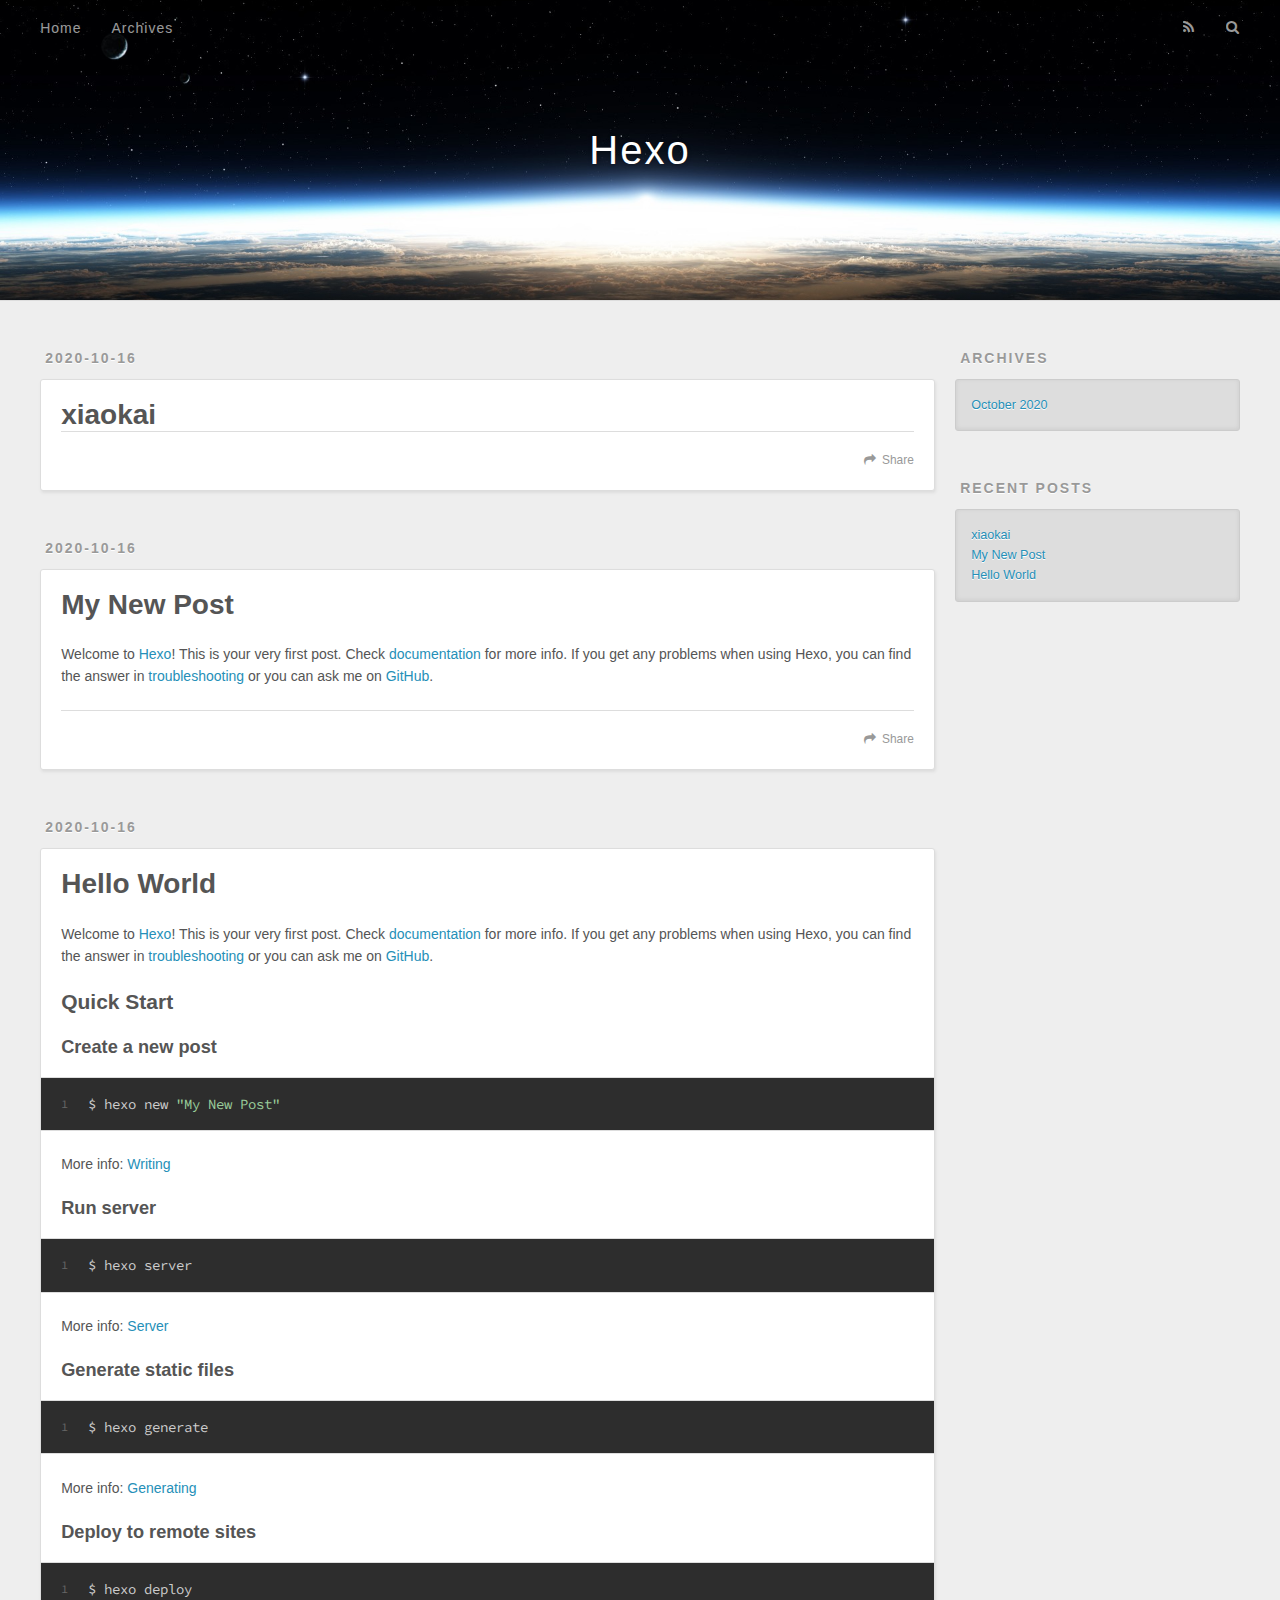
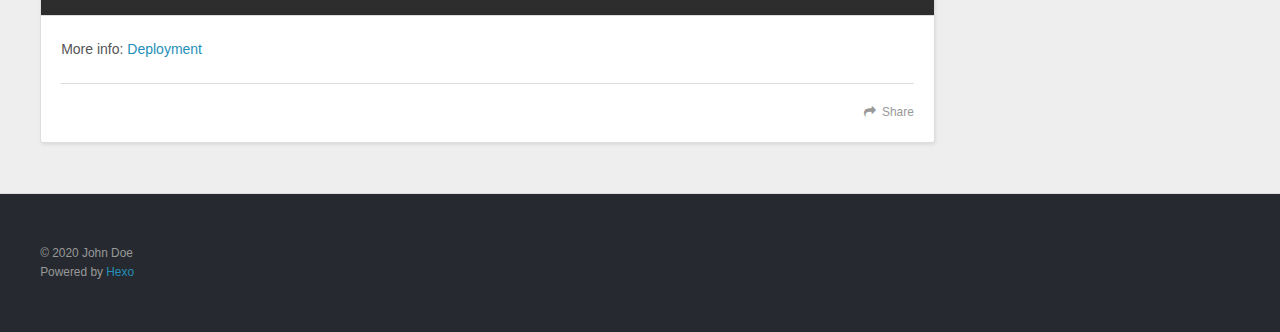
<file: index.html>
<!DOCTYPE html>
<html>
<head>
  <meta charset="utf-8">
  

  
  <title>Hexo</title>
  <meta name="viewport" content="width=device-width, initial-scale=1, maximum-scale=1">
  <meta property="og:type" content="website">
<meta property="og:title" content="Hexo">
<meta property="og:url" content="http://example.com/index.html">
<meta property="og:site_name" content="Hexo">
<meta property="og:locale" content="en_US">
<meta property="article:author" content="John Doe">
<meta name="twitter:card" content="summary">
  
    <link rel="alternate" href="/atom.xml" title="Hexo" type="application/atom+xml">
  
  
    <link rel="icon" href="/favicon.png">
  
  
    <link href="//fonts.googleapis.com/css?family=Source+Code+Pro" rel="stylesheet" type="text/css">
  
  
<link rel="stylesheet" href="/css/style.css">

<meta name="generator" content="Hexo 5.2.0"></head>

<body>
  <div id="container">
    <div id="wrap">
      <header id="header">
  <div id="banner"></div>
  <div id="header-outer" class="outer">
    <div id="header-title" class="inner">
      <h1 id="logo-wrap">
        <a href="/" id="logo">Hexo</a>
      </h1>
      
    </div>
    <div id="header-inner" class="inner">
      <nav id="main-nav">
        <a id="main-nav-toggle" class="nav-icon"></a>
        
          <a class="main-nav-link" href="/">Home</a>
        
          <a class="main-nav-link" href="/archives">Archives</a>
        
      </nav>
      <nav id="sub-nav">
        
          <a id="nav-rss-link" class="nav-icon" href="/atom.xml" title="RSS Feed"></a>
        
        <a id="nav-search-btn" class="nav-icon" title="Search"></a>
      </nav>
      <div id="search-form-wrap">
        <form action="//google.com/search" method="get" accept-charset="UTF-8" class="search-form"><input type="search" name="q" class="search-form-input" placeholder="Search"><button type="submit" class="search-form-submit">&#xF002;</button><input type="hidden" name="sitesearch" value="http://example.com"></form>
      </div>
    </div>
  </div>
</header>
      <div class="outer">
        <section id="main">
  
    <article id="post-xiaokai" class="article article-type-post" itemscope itemprop="blogPost">
  <div class="article-meta">
    <a href="/2020/10/16/xiaokai/" class="article-date">
  <time datetime="2020-10-16T09:49:08.000Z" itemprop="datePublished">2020-10-16</time>
</a>
    
  </div>
  <div class="article-inner">
    
    
      <header class="article-header">
        
  
    <h1 itemprop="name">
      <a class="article-title" href="/2020/10/16/xiaokai/">xiaokai</a>
    </h1>
  

      </header>
    
    <div class="article-entry" itemprop="articleBody">
      
        
      
    </div>
    <footer class="article-footer">
      <a data-url="http://example.com/2020/10/16/xiaokai/" data-id="ckgc41nfj0000ugwohq6qc5u0" class="article-share-link">Share</a>
      
      
    </footer>
  </div>
  
</article>


  
    <article id="post-My-New-Post" class="article article-type-post" itemscope itemprop="blogPost">
  <div class="article-meta">
    <a href="/2020/10/16/My-New-Post/" class="article-date">
  <time datetime="2020-10-16T09:48:32.000Z" itemprop="datePublished">2020-10-16</time>
</a>
    
  </div>
  <div class="article-inner">
    
    
      <header class="article-header">
        
  
    <h1 itemprop="name">
      <a class="article-title" href="/2020/10/16/My-New-Post/">My New Post</a>
    </h1>
  

      </header>
    
    <div class="article-entry" itemprop="articleBody">
      
        <p>Welcome to <a target="_blank" rel="noopener" href="https://hexo.io/">Hexo</a>! This is your very first post. Check <a target="_blank" rel="noopener" href="https://hexo.io/docs/">documentation</a> for more info. If you get any problems when using Hexo, you can find the answer in <a target="_blank" rel="noopener" href="https://hexo.io/docs/troubleshooting.html">troubleshooting</a> or you can ask me on <a target="_blank" rel="noopener" href="https://github.com/hexojs/hexo/issues">GitHub</a>.</p>

      
    </div>
    <footer class="article-footer">
      <a data-url="http://example.com/2020/10/16/My-New-Post/" data-id="ckgc41nfn0001ugwoaqudcbof" class="article-share-link">Share</a>
      
      
    </footer>
  </div>
  
</article>


  
    <article id="post-hello-world" class="article article-type-post" itemscope itemprop="blogPost">
  <div class="article-meta">
    <a href="/2020/10/16/hello-world/" class="article-date">
  <time datetime="2020-10-16T09:46:27.790Z" itemprop="datePublished">2020-10-16</time>
</a>
    
  </div>
  <div class="article-inner">
    
    
      <header class="article-header">
        
  
    <h1 itemprop="name">
      <a class="article-title" href="/2020/10/16/hello-world/">Hello World</a>
    </h1>
  

      </header>
    
    <div class="article-entry" itemprop="articleBody">
      
        <p>Welcome to <a target="_blank" rel="noopener" href="https://hexo.io/">Hexo</a>! This is your very first post. Check <a target="_blank" rel="noopener" href="https://hexo.io/docs/">documentation</a> for more info. If you get any problems when using Hexo, you can find the answer in <a target="_blank" rel="noopener" href="https://hexo.io/docs/troubleshooting.html">troubleshooting</a> or you can ask me on <a target="_blank" rel="noopener" href="https://github.com/hexojs/hexo/issues">GitHub</a>.</p>
<h2 id="Quick-Start"><a href="#Quick-Start" class="headerlink" title="Quick Start"></a>Quick Start</h2><h3 id="Create-a-new-post"><a href="#Create-a-new-post" class="headerlink" title="Create a new post"></a>Create a new post</h3><figure class="highlight bash"><table><tr><td class="gutter"><pre><span class="line">1</span><br></pre></td><td class="code"><pre><span class="line">$ hexo new <span class="string">&quot;My New Post&quot;</span></span><br></pre></td></tr></table></figure>

<p>More info: <a target="_blank" rel="noopener" href="https://hexo.io/docs/writing.html">Writing</a></p>
<h3 id="Run-server"><a href="#Run-server" class="headerlink" title="Run server"></a>Run server</h3><figure class="highlight bash"><table><tr><td class="gutter"><pre><span class="line">1</span><br></pre></td><td class="code"><pre><span class="line">$ hexo server</span><br></pre></td></tr></table></figure>

<p>More info: <a target="_blank" rel="noopener" href="https://hexo.io/docs/server.html">Server</a></p>
<h3 id="Generate-static-files"><a href="#Generate-static-files" class="headerlink" title="Generate static files"></a>Generate static files</h3><figure class="highlight bash"><table><tr><td class="gutter"><pre><span class="line">1</span><br></pre></td><td class="code"><pre><span class="line">$ hexo generate</span><br></pre></td></tr></table></figure>

<p>More info: <a target="_blank" rel="noopener" href="https://hexo.io/docs/generating.html">Generating</a></p>
<h3 id="Deploy-to-remote-sites"><a href="#Deploy-to-remote-sites" class="headerlink" title="Deploy to remote sites"></a>Deploy to remote sites</h3><figure class="highlight bash"><table><tr><td class="gutter"><pre><span class="line">1</span><br></pre></td><td class="code"><pre><span class="line">$ hexo deploy</span><br></pre></td></tr></table></figure>

<p>More info: <a target="_blank" rel="noopener" href="https://hexo.io/docs/one-command-deployment.html">Deployment</a></p>

      
    </div>
    <footer class="article-footer">
      <a data-url="http://example.com/2020/10/16/hello-world/" data-id="ckgc41nfp0002ugwof01q1072" class="article-share-link">Share</a>
      
      
    </footer>
  </div>
  
</article>


  


</section>
        
          <aside id="sidebar">
  
    

  
    

  
    
  
    
  <div class="widget-wrap">
    <h3 class="widget-title">Archives</h3>
    <div class="widget">
      <ul class="archive-list"><li class="archive-list-item"><a class="archive-list-link" href="/archives/2020/10/">October 2020</a></li></ul>
    </div>
  </div>


  
    
  <div class="widget-wrap">
    <h3 class="widget-title">Recent Posts</h3>
    <div class="widget">
      <ul>
        
          <li>
            <a href="/2020/10/16/xiaokai/">xiaokai</a>
          </li>
        
          <li>
            <a href="/2020/10/16/My-New-Post/">My New Post</a>
          </li>
        
          <li>
            <a href="/2020/10/16/hello-world/">Hello World</a>
          </li>
        
      </ul>
    </div>
  </div>

  
</aside>
        
      </div>
      <footer id="footer">
  
  <div class="outer">
    <div id="footer-info" class="inner">
      &copy; 2020 John Doe<br>
      Powered by <a href="http://hexo.io/" target="_blank">Hexo</a>
    </div>
  </div>
</footer>
    </div>
    <nav id="mobile-nav">
  
    <a href="/" class="mobile-nav-link">Home</a>
  
    <a href="/archives" class="mobile-nav-link">Archives</a>
  
</nav>
    

<script src="//ajax.googleapis.com/ajax/libs/jquery/2.0.3/jquery.min.js"></script>


  
<link rel="stylesheet" href="/fancybox/jquery.fancybox.css">

  
<script src="/fancybox/jquery.fancybox.pack.js"></script>




<script src="/js/script.js"></script>




  </div>
</body>
</html>
</file>
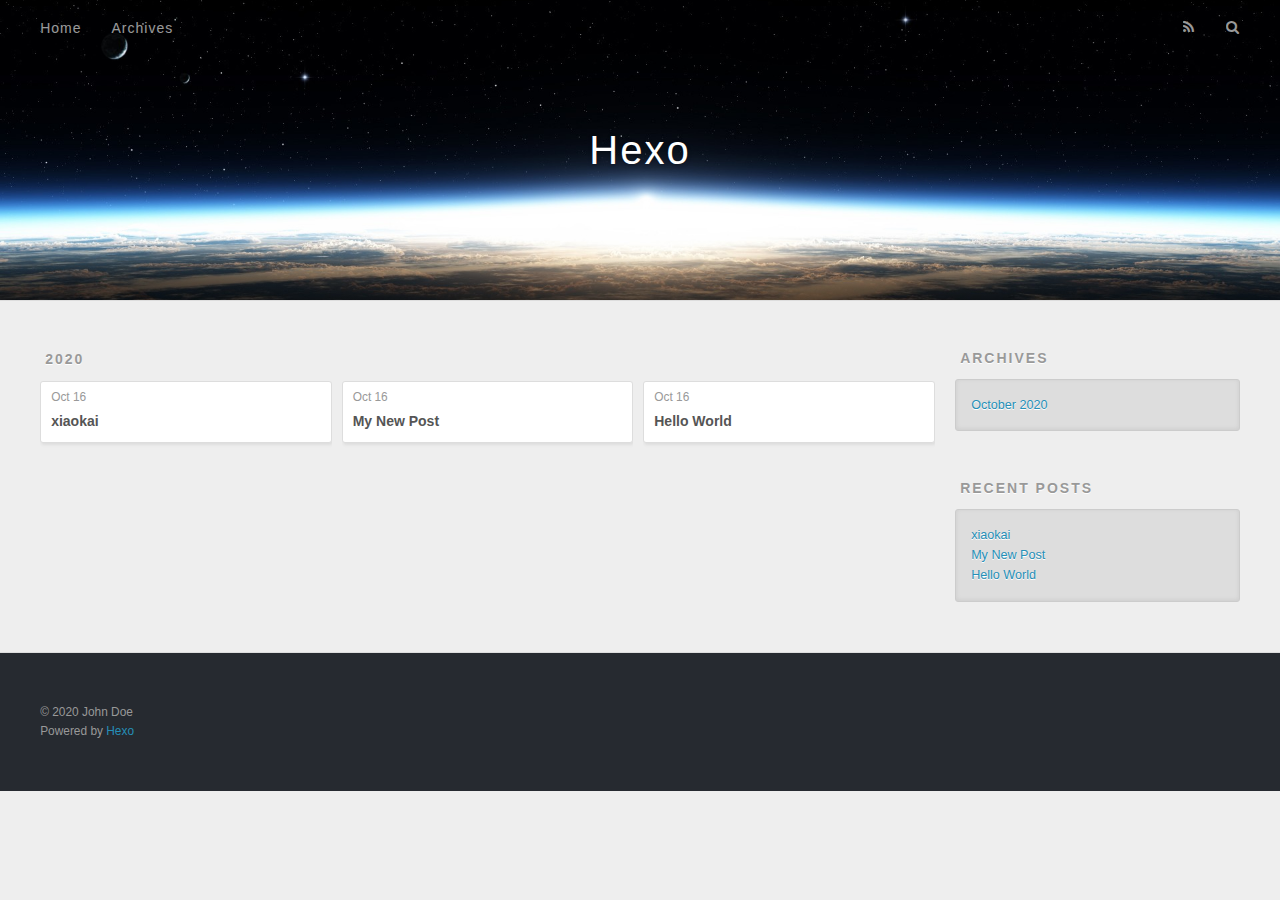
<file: archives/index.html>
<!DOCTYPE html>
<html>
<head>
  <meta charset="utf-8">
  

  
  <title>Archives | Hexo</title>
  <meta name="viewport" content="width=device-width, initial-scale=1, maximum-scale=1">
  <meta property="og:type" content="website">
<meta property="og:title" content="Hexo">
<meta property="og:url" content="http://example.com/archives/index.html">
<meta property="og:site_name" content="Hexo">
<meta property="og:locale" content="en_US">
<meta property="article:author" content="John Doe">
<meta name="twitter:card" content="summary">
  
    <link rel="alternate" href="/atom.xml" title="Hexo" type="application/atom+xml">
  
  
    <link rel="icon" href="/favicon.png">
  
  
    <link href="//fonts.googleapis.com/css?family=Source+Code+Pro" rel="stylesheet" type="text/css">
  
  
<link rel="stylesheet" href="/css/style.css">

<meta name="generator" content="Hexo 5.2.0"></head>

<body>
  <div id="container">
    <div id="wrap">
      <header id="header">
  <div id="banner"></div>
  <div id="header-outer" class="outer">
    <div id="header-title" class="inner">
      <h1 id="logo-wrap">
        <a href="/" id="logo">Hexo</a>
      </h1>
      
    </div>
    <div id="header-inner" class="inner">
      <nav id="main-nav">
        <a id="main-nav-toggle" class="nav-icon"></a>
        
          <a class="main-nav-link" href="/">Home</a>
        
          <a class="main-nav-link" href="/archives">Archives</a>
        
      </nav>
      <nav id="sub-nav">
        
          <a id="nav-rss-link" class="nav-icon" href="/atom.xml" title="RSS Feed"></a>
        
        <a id="nav-search-btn" class="nav-icon" title="Search"></a>
      </nav>
      <div id="search-form-wrap">
        <form action="//google.com/search" method="get" accept-charset="UTF-8" class="search-form"><input type="search" name="q" class="search-form-input" placeholder="Search"><button type="submit" class="search-form-submit">&#xF002;</button><input type="hidden" name="sitesearch" value="http://example.com"></form>
      </div>
    </div>
  </div>
</header>
      <div class="outer">
        <section id="main">
  
  
    
    
      
      
      <section class="archives-wrap">
        <div class="archive-year-wrap">
          <a href="/archives/2020" class="archive-year">2020</a>
        </div>
        <div class="archives">
    
    <article class="archive-article archive-type-post">
  <div class="archive-article-inner">
    <header class="archive-article-header">
      <a href="/2020/10/16/xiaokai/" class="archive-article-date">
  <time datetime="2020-10-16T09:49:08.000Z" itemprop="datePublished">Oct 16</time>
</a>
      
  
    <h1 itemprop="name">
      <a class="archive-article-title" href="/2020/10/16/xiaokai/">xiaokai</a>
    </h1>
  

    </header>
  </div>
</article>
  
    
    
    <article class="archive-article archive-type-post">
  <div class="archive-article-inner">
    <header class="archive-article-header">
      <a href="/2020/10/16/My-New-Post/" class="archive-article-date">
  <time datetime="2020-10-16T09:48:32.000Z" itemprop="datePublished">Oct 16</time>
</a>
      
  
    <h1 itemprop="name">
      <a class="archive-article-title" href="/2020/10/16/My-New-Post/">My New Post</a>
    </h1>
  

    </header>
  </div>
</article>
  
    
    
    <article class="archive-article archive-type-post">
  <div class="archive-article-inner">
    <header class="archive-article-header">
      <a href="/2020/10/16/hello-world/" class="archive-article-date">
  <time datetime="2020-10-16T09:46:27.790Z" itemprop="datePublished">Oct 16</time>
</a>
      
  
    <h1 itemprop="name">
      <a class="archive-article-title" href="/2020/10/16/hello-world/">Hello World</a>
    </h1>
  

    </header>
  </div>
</article>
  
  
    </div></section>
  


</section>
        
          <aside id="sidebar">
  
    

  
    

  
    
  
    
  <div class="widget-wrap">
    <h3 class="widget-title">Archives</h3>
    <div class="widget">
      <ul class="archive-list"><li class="archive-list-item"><a class="archive-list-link" href="/archives/2020/10/">October 2020</a></li></ul>
    </div>
  </div>


  
    
  <div class="widget-wrap">
    <h3 class="widget-title">Recent Posts</h3>
    <div class="widget">
      <ul>
        
          <li>
            <a href="/2020/10/16/xiaokai/">xiaokai</a>
          </li>
        
          <li>
            <a href="/2020/10/16/My-New-Post/">My New Post</a>
          </li>
        
          <li>
            <a href="/2020/10/16/hello-world/">Hello World</a>
          </li>
        
      </ul>
    </div>
  </div>

  
</aside>
        
      </div>
      <footer id="footer">
  
  <div class="outer">
    <div id="footer-info" class="inner">
      &copy; 2020 John Doe<br>
      Powered by <a href="http://hexo.io/" target="_blank">Hexo</a>
    </div>
  </div>
</footer>
    </div>
    <nav id="mobile-nav">
  
    <a href="/" class="mobile-nav-link">Home</a>
  
    <a href="/archives" class="mobile-nav-link">Archives</a>
  
</nav>
    

<script src="//ajax.googleapis.com/ajax/libs/jquery/2.0.3/jquery.min.js"></script>


  
<link rel="stylesheet" href="/fancybox/jquery.fancybox.css">

  
<script src="/fancybox/jquery.fancybox.pack.js"></script>




<script src="/js/script.js"></script>




  </div>
</body>
</html>
</file>
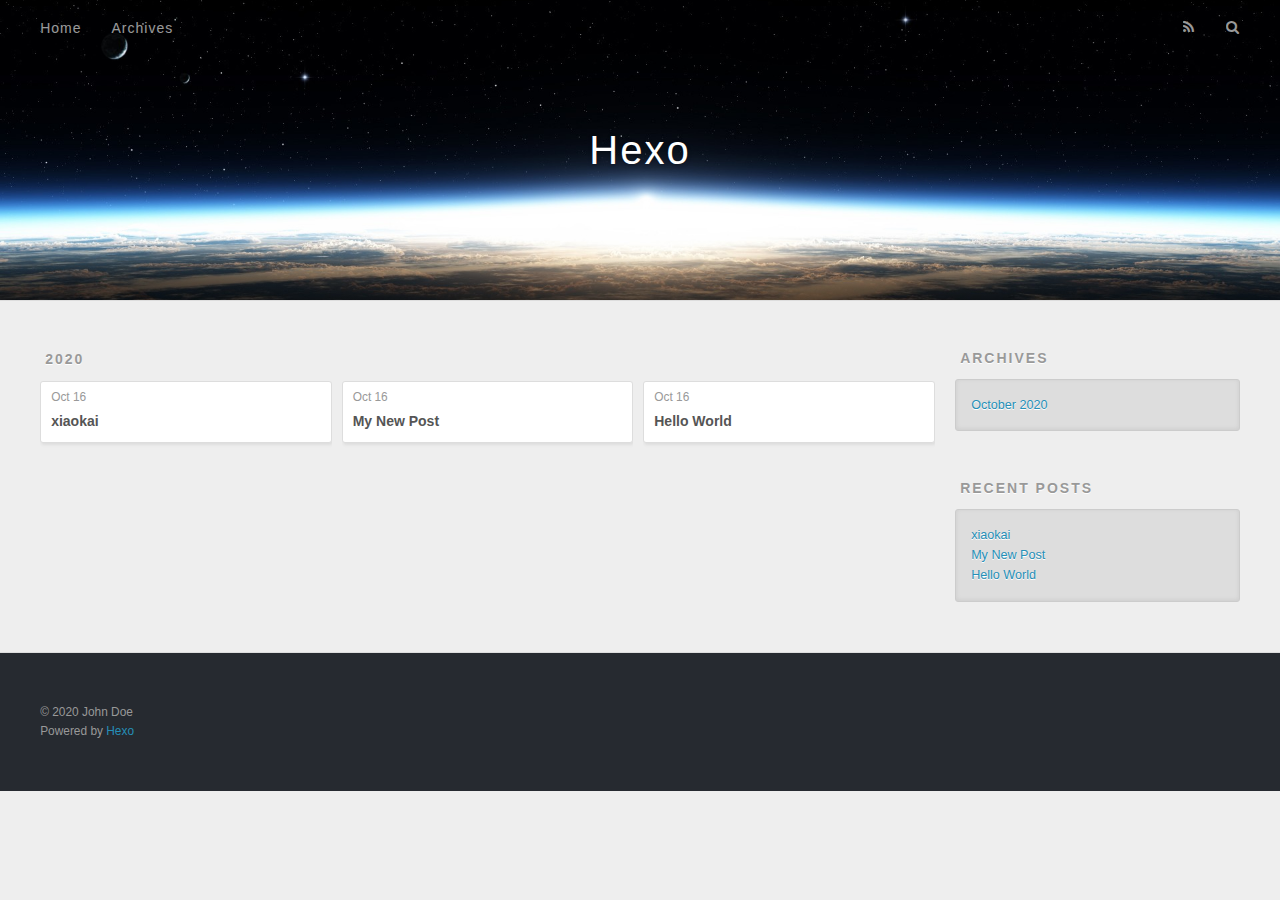
<file: archives/2020/index.html>
<!DOCTYPE html>
<html>
<head>
  <meta charset="utf-8">
  

  
  <title>Archives: 2020 | Hexo</title>
  <meta name="viewport" content="width=device-width, initial-scale=1, maximum-scale=1">
  <meta property="og:type" content="website">
<meta property="og:title" content="Hexo">
<meta property="og:url" content="http://example.com/archives/2020/index.html">
<meta property="og:site_name" content="Hexo">
<meta property="og:locale" content="en_US">
<meta property="article:author" content="John Doe">
<meta name="twitter:card" content="summary">
  
    <link rel="alternate" href="/atom.xml" title="Hexo" type="application/atom+xml">
  
  
    <link rel="icon" href="/favicon.png">
  
  
    <link href="//fonts.googleapis.com/css?family=Source+Code+Pro" rel="stylesheet" type="text/css">
  
  
<link rel="stylesheet" href="/css/style.css">

<meta name="generator" content="Hexo 5.2.0"></head>

<body>
  <div id="container">
    <div id="wrap">
      <header id="header">
  <div id="banner"></div>
  <div id="header-outer" class="outer">
    <div id="header-title" class="inner">
      <h1 id="logo-wrap">
        <a href="/" id="logo">Hexo</a>
      </h1>
      
    </div>
    <div id="header-inner" class="inner">
      <nav id="main-nav">
        <a id="main-nav-toggle" class="nav-icon"></a>
        
          <a class="main-nav-link" href="/">Home</a>
        
          <a class="main-nav-link" href="/archives">Archives</a>
        
      </nav>
      <nav id="sub-nav">
        
          <a id="nav-rss-link" class="nav-icon" href="/atom.xml" title="RSS Feed"></a>
        
        <a id="nav-search-btn" class="nav-icon" title="Search"></a>
      </nav>
      <div id="search-form-wrap">
        <form action="//google.com/search" method="get" accept-charset="UTF-8" class="search-form"><input type="search" name="q" class="search-form-input" placeholder="Search"><button type="submit" class="search-form-submit">&#xF002;</button><input type="hidden" name="sitesearch" value="http://example.com"></form>
      </div>
    </div>
  </div>
</header>
      <div class="outer">
        <section id="main">
  
  
    
    
      
      
      <section class="archives-wrap">
        <div class="archive-year-wrap">
          <a href="/archives/2020" class="archive-year">2020</a>
        </div>
        <div class="archives">
    
    <article class="archive-article archive-type-post">
  <div class="archive-article-inner">
    <header class="archive-article-header">
      <a href="/2020/10/16/xiaokai/" class="archive-article-date">
  <time datetime="2020-10-16T09:49:08.000Z" itemprop="datePublished">Oct 16</time>
</a>
      
  
    <h1 itemprop="name">
      <a class="archive-article-title" href="/2020/10/16/xiaokai/">xiaokai</a>
    </h1>
  

    </header>
  </div>
</article>
  
    
    
    <article class="archive-article archive-type-post">
  <div class="archive-article-inner">
    <header class="archive-article-header">
      <a href="/2020/10/16/My-New-Post/" class="archive-article-date">
  <time datetime="2020-10-16T09:48:32.000Z" itemprop="datePublished">Oct 16</time>
</a>
      
  
    <h1 itemprop="name">
      <a class="archive-article-title" href="/2020/10/16/My-New-Post/">My New Post</a>
    </h1>
  

    </header>
  </div>
</article>
  
    
    
    <article class="archive-article archive-type-post">
  <div class="archive-article-inner">
    <header class="archive-article-header">
      <a href="/2020/10/16/hello-world/" class="archive-article-date">
  <time datetime="2020-10-16T09:46:27.790Z" itemprop="datePublished">Oct 16</time>
</a>
      
  
    <h1 itemprop="name">
      <a class="archive-article-title" href="/2020/10/16/hello-world/">Hello World</a>
    </h1>
  

    </header>
  </div>
</article>
  
  
    </div></section>
  


</section>
        
          <aside id="sidebar">
  
    

  
    

  
    
  
    
  <div class="widget-wrap">
    <h3 class="widget-title">Archives</h3>
    <div class="widget">
      <ul class="archive-list"><li class="archive-list-item"><a class="archive-list-link" href="/archives/2020/10/">October 2020</a></li></ul>
    </div>
  </div>


  
    
  <div class="widget-wrap">
    <h3 class="widget-title">Recent Posts</h3>
    <div class="widget">
      <ul>
        
          <li>
            <a href="/2020/10/16/xiaokai/">xiaokai</a>
          </li>
        
          <li>
            <a href="/2020/10/16/My-New-Post/">My New Post</a>
          </li>
        
          <li>
            <a href="/2020/10/16/hello-world/">Hello World</a>
          </li>
        
      </ul>
    </div>
  </div>

  
</aside>
        
      </div>
      <footer id="footer">
  
  <div class="outer">
    <div id="footer-info" class="inner">
      &copy; 2020 John Doe<br>
      Powered by <a href="http://hexo.io/" target="_blank">Hexo</a>
    </div>
  </div>
</footer>
    </div>
    <nav id="mobile-nav">
  
    <a href="/" class="mobile-nav-link">Home</a>
  
    <a href="/archives" class="mobile-nav-link">Archives</a>
  
</nav>
    

<script src="//ajax.googleapis.com/ajax/libs/jquery/2.0.3/jquery.min.js"></script>


  
<link rel="stylesheet" href="/fancybox/jquery.fancybox.css">

  
<script src="/fancybox/jquery.fancybox.pack.js"></script>




<script src="/js/script.js"></script>




  </div>
</body>
</html>
</file>
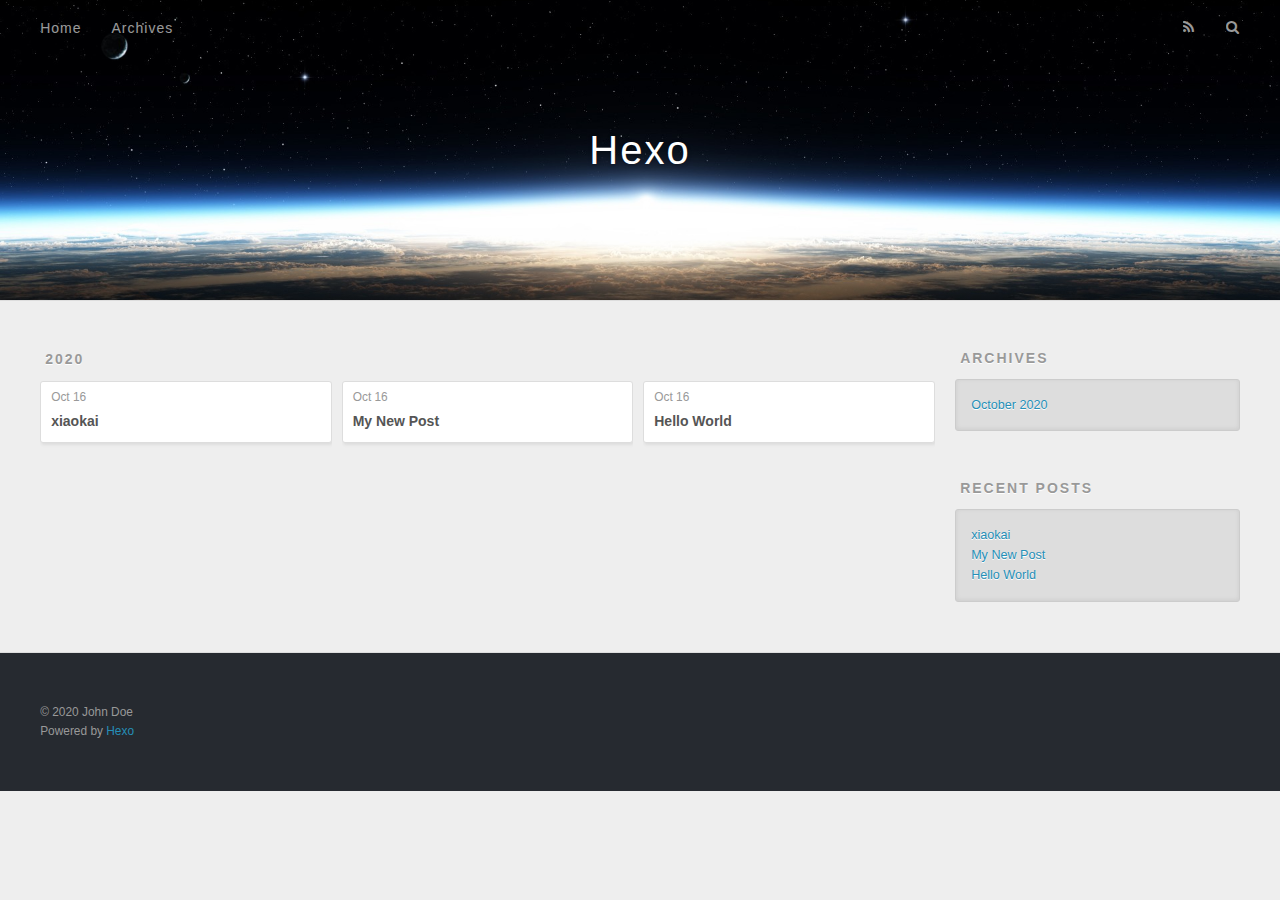
<file: archives/2020/10/index.html>
<!DOCTYPE html>
<html>
<head>
  <meta charset="utf-8">
  

  
  <title>Archives: 2020/10 | Hexo</title>
  <meta name="viewport" content="width=device-width, initial-scale=1, maximum-scale=1">
  <meta property="og:type" content="website">
<meta property="og:title" content="Hexo">
<meta property="og:url" content="http://example.com/archives/2020/10/index.html">
<meta property="og:site_name" content="Hexo">
<meta property="og:locale" content="en_US">
<meta property="article:author" content="John Doe">
<meta name="twitter:card" content="summary">
  
    <link rel="alternate" href="/atom.xml" title="Hexo" type="application/atom+xml">
  
  
    <link rel="icon" href="/favicon.png">
  
  
    <link href="//fonts.googleapis.com/css?family=Source+Code+Pro" rel="stylesheet" type="text/css">
  
  
<link rel="stylesheet" href="/css/style.css">

<meta name="generator" content="Hexo 5.2.0"></head>

<body>
  <div id="container">
    <div id="wrap">
      <header id="header">
  <div id="banner"></div>
  <div id="header-outer" class="outer">
    <div id="header-title" class="inner">
      <h1 id="logo-wrap">
        <a href="/" id="logo">Hexo</a>
      </h1>
      
    </div>
    <div id="header-inner" class="inner">
      <nav id="main-nav">
        <a id="main-nav-toggle" class="nav-icon"></a>
        
          <a class="main-nav-link" href="/">Home</a>
        
          <a class="main-nav-link" href="/archives">Archives</a>
        
      </nav>
      <nav id="sub-nav">
        
          <a id="nav-rss-link" class="nav-icon" href="/atom.xml" title="RSS Feed"></a>
        
        <a id="nav-search-btn" class="nav-icon" title="Search"></a>
      </nav>
      <div id="search-form-wrap">
        <form action="//google.com/search" method="get" accept-charset="UTF-8" class="search-form"><input type="search" name="q" class="search-form-input" placeholder="Search"><button type="submit" class="search-form-submit">&#xF002;</button><input type="hidden" name="sitesearch" value="http://example.com"></form>
      </div>
    </div>
  </div>
</header>
      <div class="outer">
        <section id="main">
  
  
    
    
      
      
      <section class="archives-wrap">
        <div class="archive-year-wrap">
          <a href="/archives/2020" class="archive-year">2020</a>
        </div>
        <div class="archives">
    
    <article class="archive-article archive-type-post">
  <div class="archive-article-inner">
    <header class="archive-article-header">
      <a href="/2020/10/16/xiaokai/" class="archive-article-date">
  <time datetime="2020-10-16T09:49:08.000Z" itemprop="datePublished">Oct 16</time>
</a>
      
  
    <h1 itemprop="name">
      <a class="archive-article-title" href="/2020/10/16/xiaokai/">xiaokai</a>
    </h1>
  

    </header>
  </div>
</article>
  
    
    
    <article class="archive-article archive-type-post">
  <div class="archive-article-inner">
    <header class="archive-article-header">
      <a href="/2020/10/16/My-New-Post/" class="archive-article-date">
  <time datetime="2020-10-16T09:48:32.000Z" itemprop="datePublished">Oct 16</time>
</a>
      
  
    <h1 itemprop="name">
      <a class="archive-article-title" href="/2020/10/16/My-New-Post/">My New Post</a>
    </h1>
  

    </header>
  </div>
</article>
  
    
    
    <article class="archive-article archive-type-post">
  <div class="archive-article-inner">
    <header class="archive-article-header">
      <a href="/2020/10/16/hello-world/" class="archive-article-date">
  <time datetime="2020-10-16T09:46:27.790Z" itemprop="datePublished">Oct 16</time>
</a>
      
  
    <h1 itemprop="name">
      <a class="archive-article-title" href="/2020/10/16/hello-world/">Hello World</a>
    </h1>
  

    </header>
  </div>
</article>
  
  
    </div></section>
  


</section>
        
          <aside id="sidebar">
  
    

  
    

  
    
  
    
  <div class="widget-wrap">
    <h3 class="widget-title">Archives</h3>
    <div class="widget">
      <ul class="archive-list"><li class="archive-list-item"><a class="archive-list-link" href="/archives/2020/10/">October 2020</a></li></ul>
    </div>
  </div>


  
    
  <div class="widget-wrap">
    <h3 class="widget-title">Recent Posts</h3>
    <div class="widget">
      <ul>
        
          <li>
            <a href="/2020/10/16/xiaokai/">xiaokai</a>
          </li>
        
          <li>
            <a href="/2020/10/16/My-New-Post/">My New Post</a>
          </li>
        
          <li>
            <a href="/2020/10/16/hello-world/">Hello World</a>
          </li>
        
      </ul>
    </div>
  </div>

  
</aside>
        
      </div>
      <footer id="footer">
  
  <div class="outer">
    <div id="footer-info" class="inner">
      &copy; 2020 John Doe<br>
      Powered by <a href="http://hexo.io/" target="_blank">Hexo</a>
    </div>
  </div>
</footer>
    </div>
    <nav id="mobile-nav">
  
    <a href="/" class="mobile-nav-link">Home</a>
  
    <a href="/archives" class="mobile-nav-link">Archives</a>
  
</nav>
    

<script src="//ajax.googleapis.com/ajax/libs/jquery/2.0.3/jquery.min.js"></script>


  
<link rel="stylesheet" href="/fancybox/jquery.fancybox.css">

  
<script src="/fancybox/jquery.fancybox.pack.js"></script>




<script src="/js/script.js"></script>




  </div>
</body>
</html>
</file>
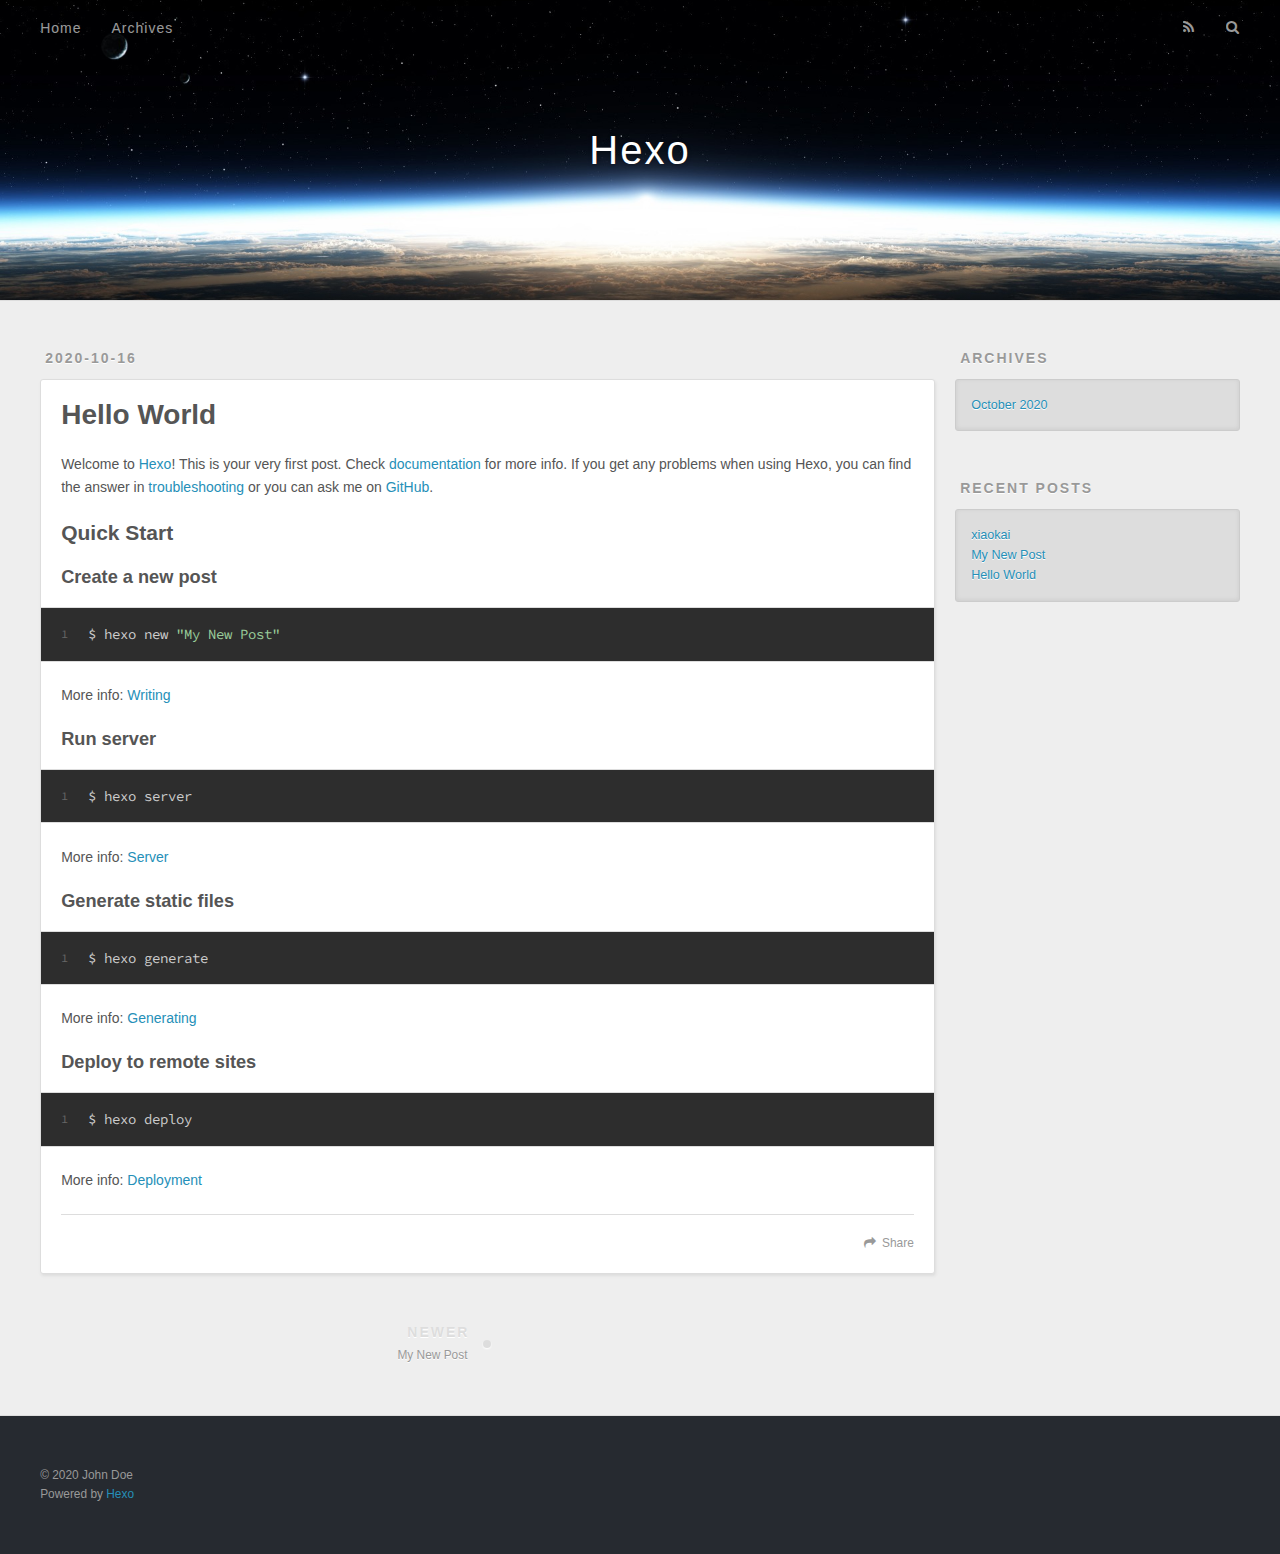
<file: 2020/10/16/hello-world/index.html>
<!DOCTYPE html>
<html>
<head>
  <meta charset="utf-8">
  

  
  <title>Hello World | Hexo</title>
  <meta name="viewport" content="width=device-width, initial-scale=1, maximum-scale=1">
  <meta name="description" content="Welcome to Hexo! This is your very first post. Check documentation for more info. If you get any problems when using Hexo, you can find the answer in troubleshooting or you can ask me on GitHub. Quick">
<meta property="og:type" content="article">
<meta property="og:title" content="Hello World">
<meta property="og:url" content="http://example.com/2020/10/16/hello-world/index.html">
<meta property="og:site_name" content="Hexo">
<meta property="og:description" content="Welcome to Hexo! This is your very first post. Check documentation for more info. If you get any problems when using Hexo, you can find the answer in troubleshooting or you can ask me on GitHub. Quick">
<meta property="og:locale" content="en_US">
<meta property="article:published_time" content="2020-10-16T09:46:27.790Z">
<meta property="article:modified_time" content="2020-10-16T09:46:27.790Z">
<meta property="article:author" content="John Doe">
<meta name="twitter:card" content="summary">
  
    <link rel="alternate" href="/atom.xml" title="Hexo" type="application/atom+xml">
  
  
    <link rel="icon" href="/favicon.png">
  
  
    <link href="//fonts.googleapis.com/css?family=Source+Code+Pro" rel="stylesheet" type="text/css">
  
  
<link rel="stylesheet" href="/css/style.css">

<meta name="generator" content="Hexo 5.2.0"></head>

<body>
  <div id="container">
    <div id="wrap">
      <header id="header">
  <div id="banner"></div>
  <div id="header-outer" class="outer">
    <div id="header-title" class="inner">
      <h1 id="logo-wrap">
        <a href="/" id="logo">Hexo</a>
      </h1>
      
    </div>
    <div id="header-inner" class="inner">
      <nav id="main-nav">
        <a id="main-nav-toggle" class="nav-icon"></a>
        
          <a class="main-nav-link" href="/">Home</a>
        
          <a class="main-nav-link" href="/archives">Archives</a>
        
      </nav>
      <nav id="sub-nav">
        
          <a id="nav-rss-link" class="nav-icon" href="/atom.xml" title="RSS Feed"></a>
        
        <a id="nav-search-btn" class="nav-icon" title="Search"></a>
      </nav>
      <div id="search-form-wrap">
        <form action="//google.com/search" method="get" accept-charset="UTF-8" class="search-form"><input type="search" name="q" class="search-form-input" placeholder="Search"><button type="submit" class="search-form-submit">&#xF002;</button><input type="hidden" name="sitesearch" value="http://example.com"></form>
      </div>
    </div>
  </div>
</header>
      <div class="outer">
        <section id="main"><article id="post-hello-world" class="article article-type-post" itemscope itemprop="blogPost">
  <div class="article-meta">
    <a href="/2020/10/16/hello-world/" class="article-date">
  <time datetime="2020-10-16T09:46:27.790Z" itemprop="datePublished">2020-10-16</time>
</a>
    
  </div>
  <div class="article-inner">
    
    
      <header class="article-header">
        
  
    <h1 class="article-title" itemprop="name">
      Hello World
    </h1>
  

      </header>
    
    <div class="article-entry" itemprop="articleBody">
      
        <p>Welcome to <a target="_blank" rel="noopener" href="https://hexo.io/">Hexo</a>! This is your very first post. Check <a target="_blank" rel="noopener" href="https://hexo.io/docs/">documentation</a> for more info. If you get any problems when using Hexo, you can find the answer in <a target="_blank" rel="noopener" href="https://hexo.io/docs/troubleshooting.html">troubleshooting</a> or you can ask me on <a target="_blank" rel="noopener" href="https://github.com/hexojs/hexo/issues">GitHub</a>.</p>
<h2 id="Quick-Start"><a href="#Quick-Start" class="headerlink" title="Quick Start"></a>Quick Start</h2><h3 id="Create-a-new-post"><a href="#Create-a-new-post" class="headerlink" title="Create a new post"></a>Create a new post</h3><figure class="highlight bash"><table><tr><td class="gutter"><pre><span class="line">1</span><br></pre></td><td class="code"><pre><span class="line">$ hexo new <span class="string">&quot;My New Post&quot;</span></span><br></pre></td></tr></table></figure>

<p>More info: <a target="_blank" rel="noopener" href="https://hexo.io/docs/writing.html">Writing</a></p>
<h3 id="Run-server"><a href="#Run-server" class="headerlink" title="Run server"></a>Run server</h3><figure class="highlight bash"><table><tr><td class="gutter"><pre><span class="line">1</span><br></pre></td><td class="code"><pre><span class="line">$ hexo server</span><br></pre></td></tr></table></figure>

<p>More info: <a target="_blank" rel="noopener" href="https://hexo.io/docs/server.html">Server</a></p>
<h3 id="Generate-static-files"><a href="#Generate-static-files" class="headerlink" title="Generate static files"></a>Generate static files</h3><figure class="highlight bash"><table><tr><td class="gutter"><pre><span class="line">1</span><br></pre></td><td class="code"><pre><span class="line">$ hexo generate</span><br></pre></td></tr></table></figure>

<p>More info: <a target="_blank" rel="noopener" href="https://hexo.io/docs/generating.html">Generating</a></p>
<h3 id="Deploy-to-remote-sites"><a href="#Deploy-to-remote-sites" class="headerlink" title="Deploy to remote sites"></a>Deploy to remote sites</h3><figure class="highlight bash"><table><tr><td class="gutter"><pre><span class="line">1</span><br></pre></td><td class="code"><pre><span class="line">$ hexo deploy</span><br></pre></td></tr></table></figure>

<p>More info: <a target="_blank" rel="noopener" href="https://hexo.io/docs/one-command-deployment.html">Deployment</a></p>

      
    </div>
    <footer class="article-footer">
      <a data-url="http://example.com/2020/10/16/hello-world/" data-id="ckgc41nfp0002ugwof01q1072" class="article-share-link">Share</a>
      
      
    </footer>
  </div>
  
    
<nav id="article-nav">
  
    <a href="/2020/10/16/My-New-Post/" id="article-nav-newer" class="article-nav-link-wrap">
      <strong class="article-nav-caption">Newer</strong>
      <div class="article-nav-title">
        
          My New Post
        
      </div>
    </a>
  
  
</nav>

  
</article>

</section>
        
          <aside id="sidebar">
  
    

  
    

  
    
  
    
  <div class="widget-wrap">
    <h3 class="widget-title">Archives</h3>
    <div class="widget">
      <ul class="archive-list"><li class="archive-list-item"><a class="archive-list-link" href="/archives/2020/10/">October 2020</a></li></ul>
    </div>
  </div>


  
    
  <div class="widget-wrap">
    <h3 class="widget-title">Recent Posts</h3>
    <div class="widget">
      <ul>
        
          <li>
            <a href="/2020/10/16/xiaokai/">xiaokai</a>
          </li>
        
          <li>
            <a href="/2020/10/16/My-New-Post/">My New Post</a>
          </li>
        
          <li>
            <a href="/2020/10/16/hello-world/">Hello World</a>
          </li>
        
      </ul>
    </div>
  </div>

  
</aside>
        
      </div>
      <footer id="footer">
  
  <div class="outer">
    <div id="footer-info" class="inner">
      &copy; 2020 John Doe<br>
      Powered by <a href="http://hexo.io/" target="_blank">Hexo</a>
    </div>
  </div>
</footer>
    </div>
    <nav id="mobile-nav">
  
    <a href="/" class="mobile-nav-link">Home</a>
  
    <a href="/archives" class="mobile-nav-link">Archives</a>
  
</nav>
    

<script src="//ajax.googleapis.com/ajax/libs/jquery/2.0.3/jquery.min.js"></script>


  
<link rel="stylesheet" href="/fancybox/jquery.fancybox.css">

  
<script src="/fancybox/jquery.fancybox.pack.js"></script>




<script src="/js/script.js"></script>




  </div>
</body>
</html>
</file>
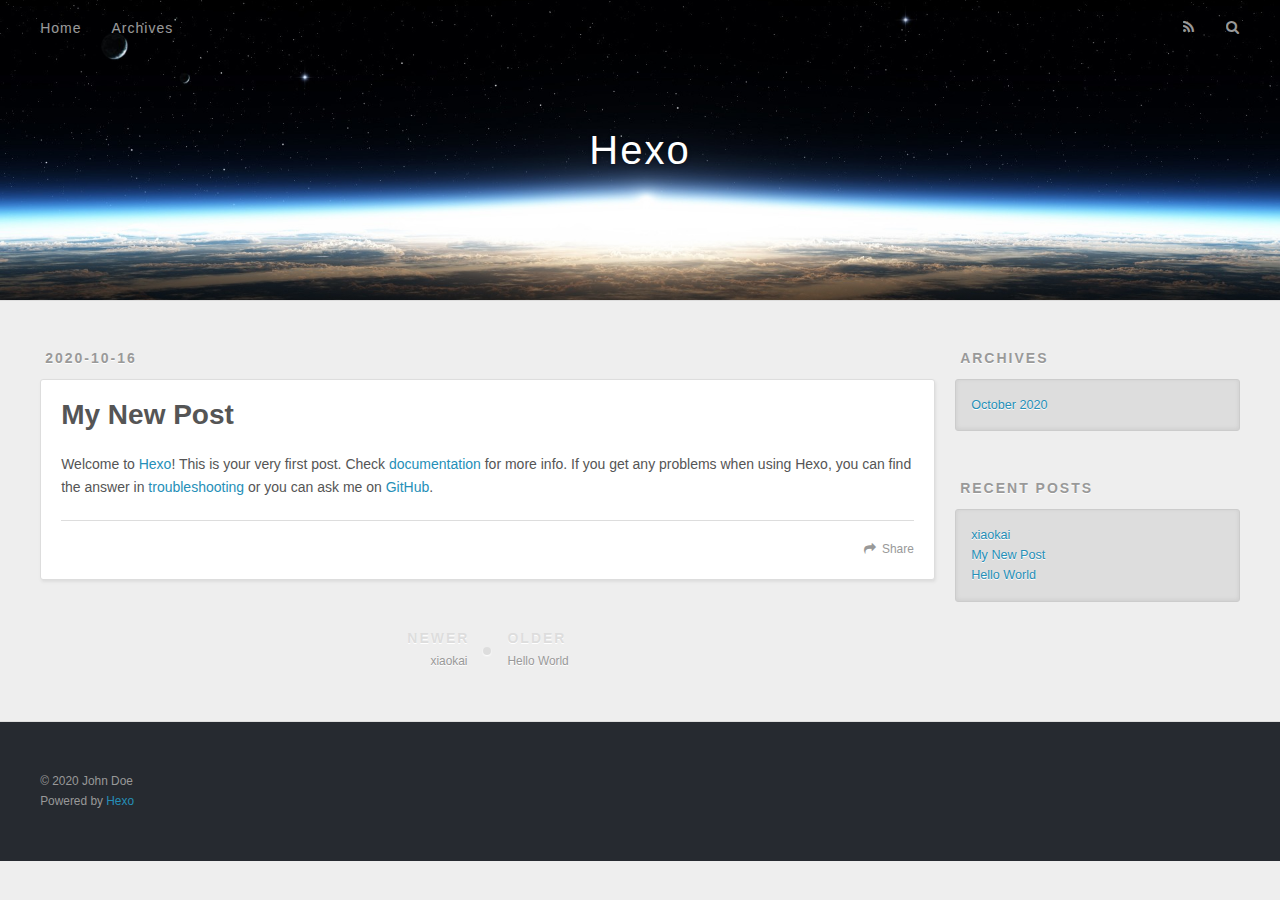
<file: 2020/10/16/My-New-Post/index.html>
<!DOCTYPE html>
<html>
<head>
  <meta charset="utf-8">
  

  
  <title>My New Post | Hexo</title>
  <meta name="viewport" content="width=device-width, initial-scale=1, maximum-scale=1">
  <meta name="description" content="Welcome to Hexo! This is your very first post. Check documentation for more info. If you get any problems when using Hexo, you can find the answer in troubleshooting or you can ask me on GitHub.">
<meta property="og:type" content="article">
<meta property="og:title" content="My New Post">
<meta property="og:url" content="http://example.com/2020/10/16/My-New-Post/index.html">
<meta property="og:site_name" content="Hexo">
<meta property="og:description" content="Welcome to Hexo! This is your very first post. Check documentation for more info. If you get any problems when using Hexo, you can find the answer in troubleshooting or you can ask me on GitHub.">
<meta property="og:locale" content="en_US">
<meta property="article:published_time" content="2020-10-16T09:48:32.000Z">
<meta property="article:modified_time" content="2020-10-16T09:53:57.399Z">
<meta property="article:author" content="John Doe">
<meta name="twitter:card" content="summary">
  
    <link rel="alternate" href="/atom.xml" title="Hexo" type="application/atom+xml">
  
  
    <link rel="icon" href="/favicon.png">
  
  
    <link href="//fonts.googleapis.com/css?family=Source+Code+Pro" rel="stylesheet" type="text/css">
  
  
<link rel="stylesheet" href="/css/style.css">

<meta name="generator" content="Hexo 5.2.0"></head>

<body>
  <div id="container">
    <div id="wrap">
      <header id="header">
  <div id="banner"></div>
  <div id="header-outer" class="outer">
    <div id="header-title" class="inner">
      <h1 id="logo-wrap">
        <a href="/" id="logo">Hexo</a>
      </h1>
      
    </div>
    <div id="header-inner" class="inner">
      <nav id="main-nav">
        <a id="main-nav-toggle" class="nav-icon"></a>
        
          <a class="main-nav-link" href="/">Home</a>
        
          <a class="main-nav-link" href="/archives">Archives</a>
        
      </nav>
      <nav id="sub-nav">
        
          <a id="nav-rss-link" class="nav-icon" href="/atom.xml" title="RSS Feed"></a>
        
        <a id="nav-search-btn" class="nav-icon" title="Search"></a>
      </nav>
      <div id="search-form-wrap">
        <form action="//google.com/search" method="get" accept-charset="UTF-8" class="search-form"><input type="search" name="q" class="search-form-input" placeholder="Search"><button type="submit" class="search-form-submit">&#xF002;</button><input type="hidden" name="sitesearch" value="http://example.com"></form>
      </div>
    </div>
  </div>
</header>
      <div class="outer">
        <section id="main"><article id="post-My-New-Post" class="article article-type-post" itemscope itemprop="blogPost">
  <div class="article-meta">
    <a href="/2020/10/16/My-New-Post/" class="article-date">
  <time datetime="2020-10-16T09:48:32.000Z" itemprop="datePublished">2020-10-16</time>
</a>
    
  </div>
  <div class="article-inner">
    
    
      <header class="article-header">
        
  
    <h1 class="article-title" itemprop="name">
      My New Post
    </h1>
  

      </header>
    
    <div class="article-entry" itemprop="articleBody">
      
        <p>Welcome to <a target="_blank" rel="noopener" href="https://hexo.io/">Hexo</a>! This is your very first post. Check <a target="_blank" rel="noopener" href="https://hexo.io/docs/">documentation</a> for more info. If you get any problems when using Hexo, you can find the answer in <a target="_blank" rel="noopener" href="https://hexo.io/docs/troubleshooting.html">troubleshooting</a> or you can ask me on <a target="_blank" rel="noopener" href="https://github.com/hexojs/hexo/issues">GitHub</a>.</p>

      
    </div>
    <footer class="article-footer">
      <a data-url="http://example.com/2020/10/16/My-New-Post/" data-id="ckgc41nfn0001ugwoaqudcbof" class="article-share-link">Share</a>
      
      
    </footer>
  </div>
  
    
<nav id="article-nav">
  
    <a href="/2020/10/16/xiaokai/" id="article-nav-newer" class="article-nav-link-wrap">
      <strong class="article-nav-caption">Newer</strong>
      <div class="article-nav-title">
        
          xiaokai
        
      </div>
    </a>
  
  
    <a href="/2020/10/16/hello-world/" id="article-nav-older" class="article-nav-link-wrap">
      <strong class="article-nav-caption">Older</strong>
      <div class="article-nav-title">Hello World</div>
    </a>
  
</nav>

  
</article>

</section>
        
          <aside id="sidebar">
  
    

  
    

  
    
  
    
  <div class="widget-wrap">
    <h3 class="widget-title">Archives</h3>
    <div class="widget">
      <ul class="archive-list"><li class="archive-list-item"><a class="archive-list-link" href="/archives/2020/10/">October 2020</a></li></ul>
    </div>
  </div>


  
    
  <div class="widget-wrap">
    <h3 class="widget-title">Recent Posts</h3>
    <div class="widget">
      <ul>
        
          <li>
            <a href="/2020/10/16/xiaokai/">xiaokai</a>
          </li>
        
          <li>
            <a href="/2020/10/16/My-New-Post/">My New Post</a>
          </li>
        
          <li>
            <a href="/2020/10/16/hello-world/">Hello World</a>
          </li>
        
      </ul>
    </div>
  </div>

  
</aside>
        
      </div>
      <footer id="footer">
  
  <div class="outer">
    <div id="footer-info" class="inner">
      &copy; 2020 John Doe<br>
      Powered by <a href="http://hexo.io/" target="_blank">Hexo</a>
    </div>
  </div>
</footer>
    </div>
    <nav id="mobile-nav">
  
    <a href="/" class="mobile-nav-link">Home</a>
  
    <a href="/archives" class="mobile-nav-link">Archives</a>
  
</nav>
    

<script src="//ajax.googleapis.com/ajax/libs/jquery/2.0.3/jquery.min.js"></script>


  
<link rel="stylesheet" href="/fancybox/jquery.fancybox.css">

  
<script src="/fancybox/jquery.fancybox.pack.js"></script>




<script src="/js/script.js"></script>




  </div>
</body>
</html>
</file>
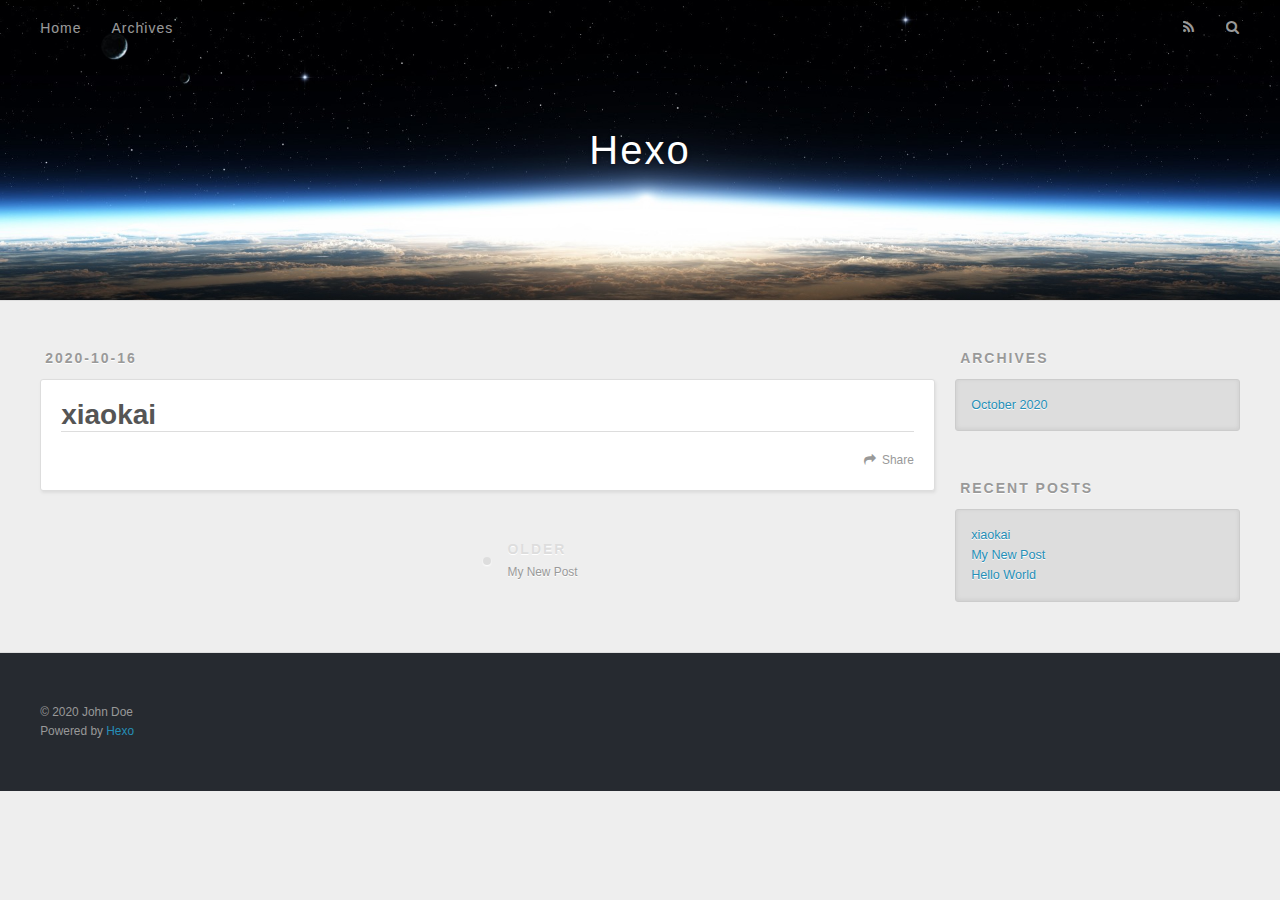
<file: 2020/10/16/xiaokai/index.html>
<!DOCTYPE html>
<html>
<head>
  <meta charset="utf-8">
  

  
  <title>xiaokai | Hexo</title>
  <meta name="viewport" content="width=device-width, initial-scale=1, maximum-scale=1">
  <meta property="og:type" content="article">
<meta property="og:title" content="xiaokai">
<meta property="og:url" content="http://example.com/2020/10/16/xiaokai/index.html">
<meta property="og:site_name" content="Hexo">
<meta property="og:locale" content="en_US">
<meta property="article:published_time" content="2020-10-16T09:49:08.000Z">
<meta property="article:modified_time" content="2020-10-16T09:49:08.122Z">
<meta property="article:author" content="John Doe">
<meta name="twitter:card" content="summary">
  
    <link rel="alternate" href="/atom.xml" title="Hexo" type="application/atom+xml">
  
  
    <link rel="icon" href="/favicon.png">
  
  
    <link href="//fonts.googleapis.com/css?family=Source+Code+Pro" rel="stylesheet" type="text/css">
  
  
<link rel="stylesheet" href="/css/style.css">

<meta name="generator" content="Hexo 5.2.0"></head>

<body>
  <div id="container">
    <div id="wrap">
      <header id="header">
  <div id="banner"></div>
  <div id="header-outer" class="outer">
    <div id="header-title" class="inner">
      <h1 id="logo-wrap">
        <a href="/" id="logo">Hexo</a>
      </h1>
      
    </div>
    <div id="header-inner" class="inner">
      <nav id="main-nav">
        <a id="main-nav-toggle" class="nav-icon"></a>
        
          <a class="main-nav-link" href="/">Home</a>
        
          <a class="main-nav-link" href="/archives">Archives</a>
        
      </nav>
      <nav id="sub-nav">
        
          <a id="nav-rss-link" class="nav-icon" href="/atom.xml" title="RSS Feed"></a>
        
        <a id="nav-search-btn" class="nav-icon" title="Search"></a>
      </nav>
      <div id="search-form-wrap">
        <form action="//google.com/search" method="get" accept-charset="UTF-8" class="search-form"><input type="search" name="q" class="search-form-input" placeholder="Search"><button type="submit" class="search-form-submit">&#xF002;</button><input type="hidden" name="sitesearch" value="http://example.com"></form>
      </div>
    </div>
  </div>
</header>
      <div class="outer">
        <section id="main"><article id="post-xiaokai" class="article article-type-post" itemscope itemprop="blogPost">
  <div class="article-meta">
    <a href="/2020/10/16/xiaokai/" class="article-date">
  <time datetime="2020-10-16T09:49:08.000Z" itemprop="datePublished">2020-10-16</time>
</a>
    
  </div>
  <div class="article-inner">
    
    
      <header class="article-header">
        
  
    <h1 class="article-title" itemprop="name">
      xiaokai
    </h1>
  

      </header>
    
    <div class="article-entry" itemprop="articleBody">
      
        
      
    </div>
    <footer class="article-footer">
      <a data-url="http://example.com/2020/10/16/xiaokai/" data-id="ckgc41nfj0000ugwohq6qc5u0" class="article-share-link">Share</a>
      
      
    </footer>
  </div>
  
    
<nav id="article-nav">
  
  
    <a href="/2020/10/16/My-New-Post/" id="article-nav-older" class="article-nav-link-wrap">
      <strong class="article-nav-caption">Older</strong>
      <div class="article-nav-title">My New Post</div>
    </a>
  
</nav>

  
</article>

</section>
        
          <aside id="sidebar">
  
    

  
    

  
    
  
    
  <div class="widget-wrap">
    <h3 class="widget-title">Archives</h3>
    <div class="widget">
      <ul class="archive-list"><li class="archive-list-item"><a class="archive-list-link" href="/archives/2020/10/">October 2020</a></li></ul>
    </div>
  </div>


  
    
  <div class="widget-wrap">
    <h3 class="widget-title">Recent Posts</h3>
    <div class="widget">
      <ul>
        
          <li>
            <a href="/2020/10/16/xiaokai/">xiaokai</a>
          </li>
        
          <li>
            <a href="/2020/10/16/My-New-Post/">My New Post</a>
          </li>
        
          <li>
            <a href="/2020/10/16/hello-world/">Hello World</a>
          </li>
        
      </ul>
    </div>
  </div>

  
</aside>
        
      </div>
      <footer id="footer">
  
  <div class="outer">
    <div id="footer-info" class="inner">
      &copy; 2020 John Doe<br>
      Powered by <a href="http://hexo.io/" target="_blank">Hexo</a>
    </div>
  </div>
</footer>
    </div>
    <nav id="mobile-nav">
  
    <a href="/" class="mobile-nav-link">Home</a>
  
    <a href="/archives" class="mobile-nav-link">Archives</a>
  
</nav>
    

<script src="//ajax.googleapis.com/ajax/libs/jquery/2.0.3/jquery.min.js"></script>


  
<link rel="stylesheet" href="/fancybox/jquery.fancybox.css">

  
<script src="/fancybox/jquery.fancybox.pack.js"></script>




<script src="/js/script.js"></script>




  </div>
</body>
</html>
</file>
<file: css/style.css>
body {
  width: 100%;
}
body:before,
body:after {
  content: "";
  display: table;
}
body:after {
  clear: both;
}
html,
body,
div,
span,
applet,
object,
iframe,
h1,
h2,
h3,
h4,
h5,
h6,
p,
blockquote,
pre,
a,
abbr,
acronym,
address,
big,
cite,
code,
del,
dfn,
em,
img,
ins,
kbd,
q,
s,
samp,
small,
strike,
strong,
sub,
sup,
tt,
var,
dl,
dt,
dd,
ol,
ul,
li,
fieldset,
form,
label,
legend,
table,
caption,
tbody,
tfoot,
thead,
tr,
th,
td {
  margin: 0;
  padding: 0;
  border: 0;
  outline: 0;
  font-weight: inherit;
  font-style: inherit;
  font-family: inherit;
  font-size: 100%;
  vertical-align: baseline;
}
body {
  line-height: 1;
  color: #000;
  background: #fff;
}
ol,
ul {
  list-style: none;
}
table {
  border-collapse: separate;
  border-spacing: 0;
  vertical-align: middle;
}
caption,
th,
td {
  text-align: left;
  font-weight: normal;
  vertical-align: middle;
}
a img {
  border: none;
}
input,
button {
  margin: 0;
  padding: 0;
}
input::-moz-focus-inner,
button::-moz-focus-inner {
  border: 0;
  padding: 0;
}
@font-face {
  font-family: FontAwesome;
  font-style: normal;
  font-weight: normal;
  src: url("fonts/fontawesome-webfont.eot?v=#4.0.3");
  src: url("fonts/fontawesome-webfont.eot?#iefix&v=#4.0.3") format("embedded-opentype"), url("fonts/fontawesome-webfont.woff?v=#4.0.3") format("woff"), url("fonts/fontawesome-webfont.ttf?v=#4.0.3") format("truetype"), url("fonts/fontawesome-webfont.svg#fontawesomeregular?v=#4.0.3") format("svg");
}
html,
body,
#container {
  height: 100%;
}
body {
  background: #eee;
  font: 14px -apple-system, BlinkMacSystemFont, "Segoe UI", "Roboto", "Oxygen", "Ubuntu", "Cantarell", "Fira Sans", "Droid Sans", "Helvetica Neue", sans-serif;
  -webkit-text-size-adjust: 100%;
}
.outer {
  max-width: 1220px;
  margin: 0 auto;
  padding: 0 20px;
}
.outer:before,
.outer:after {
  content: "";
  display: table;
}
.outer:after {
  clear: both;
}
.inner {
  display: inline;
  float: left;
  width: 98.33333333333333%;
  margin: 0 0.833333333333333%;
}
.left,
.alignleft {
  float: left;
}
.right,
.alignright {
  float: right;
}
.clear {
  clear: both;
}
#container {
  position: relative;
}
.mobile-nav-on {
  overflow: hidden;
}
#wrap {
  height: 100%;
  width: 100%;
  position: absolute;
  top: 0;
  left: 0;
  -webkit-transition: 0.2s ease-out;
  -moz-transition: 0.2s ease-out;
  -ms-transition: 0.2s ease-out;
  transition: 0.2s ease-out;
  z-index: 1;
  background: #eee;
}
.mobile-nav-on #wrap {
  left: 280px;
}
@media screen and (min-width: 768px) {
  #main {
    display: inline;
    float: left;
    width: 73.33333333333333%;
    margin: 0 0.833333333333333%;
  }
}
.article-date,
.article-category-link,
.archive-year,
.widget-title {
  text-decoration: none;
  text-transform: uppercase;
  letter-spacing: 2px;
  color: #999;
  margin-bottom: 1em;
  margin-left: 5px;
  line-height: 1em;
  text-shadow: 0 1px #fff;
  font-weight: bold;
}
.article-inner,
.archive-article-inner {
  background: #fff;
  -webkit-box-shadow: 1px 2px 3px #ddd;
  box-shadow: 1px 2px 3px #ddd;
  border: 1px solid #ddd;
  border-radius: 3px;
}
.article-entry h1,
.widget h1 {
  font-size: 2em;
}
.article-entry h2,
.widget h2 {
  font-size: 1.5em;
}
.article-entry h3,
.widget h3 {
  font-size: 1.3em;
}
.article-entry h4,
.widget h4 {
  font-size: 1.2em;
}
.article-entry h5,
.widget h5 {
  font-size: 1em;
}
.article-entry h6,
.widget h6 {
  font-size: 1em;
  color: #999;
}
.article-entry hr,
.widget hr {
  border: 1px dashed #ddd;
}
.article-entry strong,
.widget strong {
  font-weight: bold;
}
.article-entry em,
.widget em,
.article-entry cite,
.widget cite {
  font-style: italic;
}
.article-entry sup,
.widget sup,
.article-entry sub,
.widget sub {
  font-size: 0.75em;
  line-height: 0;
  position: relative;
  vertical-align: baseline;
}
.article-entry sup,
.widget sup {
  top: -0.5em;
}
.article-entry sub,
.widget sub {
  bottom: -0.2em;
}
.article-entry small,
.widget small {
  font-size: 0.85em;
}
.article-entry acronym,
.widget acronym,
.article-entry abbr,
.widget abbr {
  border-bottom: 1px dotted;
}
.article-entry ul,
.widget ul,
.article-entry ol,
.widget ol,
.article-entry dl,
.widget dl {
  margin: 0 20px;
  line-height: 1.6em;
}
.article-entry ul ul,
.widget ul ul,
.article-entry ol ul,
.widget ol ul,
.article-entry ul ol,
.widget ul ol,
.article-entry ol ol,
.widget ol ol {
  margin-top: 0;
  margin-bottom: 0;
}
.article-entry ul,
.widget ul {
  list-style: disc;
}
.article-entry ol,
.widget ol {
  list-style: decimal;
}
.article-entry dt,
.widget dt {
  font-weight: bold;
}
#header {
  height: 300px;
  position: relative;
  border-bottom: 1px solid #ddd;
}
#header:before,
#header:after {
  content: "";
  position: absolute;
  left: 0;
  right: 0;
  height: 40px;
}
#header:before {
  top: 0;
  background: -webkit-linear-gradient(rgba(0,0,0,0.2), transparent);
  background: -moz-linear-gradient(rgba(0,0,0,0.2), transparent);
  background: -ms-linear-gradient(rgba(0,0,0,0.2), transparent);
  background: linear-gradient(rgba(0,0,0,0.2), transparent);
}
#header:after {
  bottom: 0;
  background: -webkit-linear-gradient(transparent, rgba(0,0,0,0.2));
  background: -moz-linear-gradient(transparent, rgba(0,0,0,0.2));
  background: -ms-linear-gradient(transparent, rgba(0,0,0,0.2));
  background: linear-gradient(transparent, rgba(0,0,0,0.2));
}
#header-outer {
  height: 100%;
  position: relative;
}
#header-inner {
  position: relative;
  overflow: hidden;
}
#banner {
  position: absolute;
  top: 0;
  left: 0;
  width: 100%;
  height: 100%;
  background: url("images/banner.jpg") center #000;
  -webkit-background-size: cover;
  -moz-background-size: cover;
  background-size: cover;
  z-index: -1;
}
#header-title {
  text-align: center;
  height: 40px;
  position: absolute;
  top: 50%;
  left: 0;
  margin-top: -20px;
}
#logo,
#subtitle {
  text-decoration: none;
  color: #fff;
  font-weight: 300;
  text-shadow: 0 1px 4px rgba(0,0,0,0.3);
}
#logo {
  font-size: 40px;
  line-height: 40px;
  letter-spacing: 2px;
}
#subtitle {
  font-size: 16px;
  line-height: 16px;
  letter-spacing: 1px;
}
#subtitle-wrap {
  margin-top: 16px;
}
#main-nav {
  float: left;
  margin-left: -15px;
}
.nav-icon,
.main-nav-link {
  float: left;
  color: #fff;
  opacity: 0.6;
  text-decoration: none;
  text-shadow: 0 1px rgba(0,0,0,0.2);
  -webkit-transition: opacity 0.2s;
  -moz-transition: opacity 0.2s;
  -ms-transition: opacity 0.2s;
  transition: opacity 0.2s;
  display: block;
  padding: 20px 15px;
}
.nav-icon:hover,
.main-nav-link:hover {
  opacity: 1;
}
.nav-icon {
  font-family: FontAwesome;
  text-align: center;
  font-size: 14px;
  width: 14px;
  height: 14px;
  padding: 20px 15px;
  position: relative;
  cursor: pointer;
}
.main-nav-link {
  font-weight: 300;
  letter-spacing: 1px;
}
@media screen and (max-width: 479px) {
  .main-nav-link {
    display: none;
  }
}
#main-nav-toggle {
  display: none;
}
#main-nav-toggle:before {
  content: "\f0c9";
}
@media screen and (max-width: 479px) {
  #main-nav-toggle {
    display: block;
  }
}
#sub-nav {
  float: right;
  margin-right: -15px;
}
#nav-rss-link:before {
  content: "\f09e";
}
#nav-search-btn:before {
  content: "\f002";
}
#search-form-wrap {
  position: absolute;
  top: 15px;
  width: 150px;
  height: 30px;
  right: -150px;
  opacity: 0;
  -webkit-transition: 0.2s ease-out;
  -moz-transition: 0.2s ease-out;
  -ms-transition: 0.2s ease-out;
  transition: 0.2s ease-out;
}
#search-form-wrap.on {
  opacity: 1;
  right: 0;
}
@media screen and (max-width: 479px) {
  #search-form-wrap {
    width: 100%;
    right: -100%;
  }
}
.search-form {
  position: absolute;
  top: 0;
  left: 0;
  right: 0;
  background: #fff;
  padding: 5px 15px;
  border-radius: 15px;
  -webkit-box-shadow: 0 0 10px rgba(0,0,0,0.3);
  box-shadow: 0 0 10px rgba(0,0,0,0.3);
}
.search-form-input {
  border: none;
  background: none;
  color: #555;
  width: 100%;
  font: 13px -apple-system, BlinkMacSystemFont, "Segoe UI", "Roboto", "Oxygen", "Ubuntu", "Cantarell", "Fira Sans", "Droid Sans", "Helvetica Neue", sans-serif;
  outline: none;
}
.search-form-input::-webkit-search-results-decoration,
.search-form-input::-webkit-search-cancel-button {
  -webkit-appearance: none;
}
.search-form-submit {
  position: absolute;
  top: 50%;
  right: 10px;
  margin-top: -7px;
  font: 13px FontAwesome;
  border: none;
  background: none;
  color: #bbb;
  cursor: pointer;
}
.search-form-submit:hover,
.search-form-submit:focus {
  color: #777;
}
.article {
  margin: 50px 0;
}
.article-inner {
  overflow: hidden;
}
.article-meta:before,
.article-meta:after {
  content: "";
  display: table;
}
.article-meta:after {
  clear: both;
}
.article-date {
  float: left;
}
.article-category {
  float: left;
  line-height: 1em;
  color: #ccc;
  text-shadow: 0 1px #fff;
  margin-left: 8px;
}
.article-category:before {
  content: "\2022";
}
.article-category-link {
  margin: 0 12px 1em;
}
.article-header {
  padding: 20px 20px 0;
}
.article-title {
  text-decoration: none;
  font-size: 2em;
  font-weight: bold;
  color: #555;
  line-height: 1.1em;
  -webkit-transition: color 0.2s;
  -moz-transition: color 0.2s;
  -ms-transition: color 0.2s;
  transition: color 0.2s;
}
a.article-title:hover {
  color: #258fb8;
}
.article-entry {
  color: #555;
  padding: 0 20px;
}
.article-entry:before,
.article-entry:after {
  content: "";
  display: table;
}
.article-entry:after {
  clear: both;
}
.article-entry p,
.article-entry table {
  line-height: 1.6em;
  margin: 1.6em 0;
}
.article-entry h1,
.article-entry h2,
.article-entry h3,
.article-entry h4,
.article-entry h5,
.article-entry h6 {
  font-weight: bold;
}
.article-entry h1,
.article-entry h2,
.article-entry h3,
.article-entry h4,
.article-entry h5,
.article-entry h6 {
  line-height: 1.1em;
  margin: 1.1em 0;
}
.article-entry a {
  color: #258fb8;
  text-decoration: none;
}
.article-entry a:hover {
  text-decoration: underline;
}
.article-entry ul,
.article-entry ol,
.article-entry dl {
  margin-top: 1.6em;
  margin-bottom: 1.6em;
}
.article-entry img,
.article-entry video {
  max-width: 100%;
  height: auto;
  display: block;
  margin: auto;
}
.article-entry iframe {
  border: none;
}
.article-entry table {
  width: 100%;
  border-collapse: collapse;
  border-spacing: 0;
}
.article-entry th {
  font-weight: bold;
  border-bottom: 3px solid #ddd;
  padding-bottom: 0.5em;
}
.article-entry td {
  border-bottom: 1px solid #ddd;
  padding: 10px 0;
}
.article-entry blockquote {
  font-family: Georgia, "Times New Roman", serif;
  font-size: 1.4em;
  margin: 1.6em 20px;
  text-align: center;
}
.article-entry blockquote footer {
  font-size: 14px;
  margin: 1.6em 0;
  font-family: -apple-system, BlinkMacSystemFont, "Segoe UI", "Roboto", "Oxygen", "Ubuntu", "Cantarell", "Fira Sans", "Droid Sans", "Helvetica Neue", sans-serif;
}
.article-entry blockquote footer cite:before {
  content: "—";
  padding: 0 0.5em;
}
.article-entry .pullquote {
  text-align: left;
  width: 45%;
  margin: 0;
}
.article-entry .pullquote.left {
  margin-left: 0.5em;
  margin-right: 1em;
}
.article-entry .pullquote.right {
  margin-right: 0.5em;
  margin-left: 1em;
}
.article-entry .caption {
  color: #999;
  display: block;
  font-size: 0.9em;
  margin-top: 0.5em;
  position: relative;
  text-align: center;
}
.article-entry .video-container {
  position: relative;
  padding-top: 56.25%;
  height: 0;
  overflow: hidden;
}
.article-entry .video-container iframe,
.article-entry .video-container object,
.article-entry .video-container embed {
  position: absolute;
  top: 0;
  left: 0;
  width: 100%;
  height: 100%;
  margin-top: 0;
}
.article-more-link a {
  display: inline-block;
  line-height: 1em;
  padding: 6px 15px;
  border-radius: 15px;
  background: #eee;
  color: #999;
  text-shadow: 0 1px #fff;
  text-decoration: none;
}
.article-more-link a:hover {
  background: #258fb8;
  color: #fff;
  text-decoration: none;
  text-shadow: 0 1px #1e7293;
}
.article-footer {
  font-size: 0.85em;
  line-height: 1.6em;
  border-top: 1px solid #ddd;
  padding-top: 1.6em;
  margin: 0 20px 20px;
}
.article-footer:before,
.article-footer:after {
  content: "";
  display: table;
}
.article-footer:after {
  clear: both;
}
.article-footer a {
  color: #999;
  text-decoration: none;
}
.article-footer a:hover {
  color: #555;
}
.article-tag-list-item {
  float: left;
  margin-right: 10px;
}
.article-tag-list-link:before {
  content: "#";
}
.article-comment-link {
  float: right;
}
.article-comment-link:before {
  content: "\f075";
  font-family: FontAwesome;
  padding-right: 8px;
}
.article-share-link {
  cursor: pointer;
  float: right;
  margin-left: 20px;
}
.article-share-link:before {
  content: "\f064";
  font-family: FontAwesome;
  padding-right: 6px;
}
#article-nav {
  position: relative;
}
#article-nav:before,
#article-nav:after {
  content: "";
  display: table;
}
#article-nav:after {
  clear: both;
}
@media screen and (min-width: 768px) {
  #article-nav {
    margin: 50px 0;
  }
  #article-nav:before {
    width: 8px;
    height: 8px;
    position: absolute;
    top: 50%;
    left: 50%;
    margin-top: -4px;
    margin-left: -4px;
    content: "";
    border-radius: 50%;
    background: #ddd;
    -webkit-box-shadow: 0 1px 2px #fff;
    box-shadow: 0 1px 2px #fff;
  }
}
.article-nav-link-wrap {
  text-decoration: none;
  text-shadow: 0 1px #fff;
  color: #999;
  -webkit-box-sizing: border-box;
  -moz-box-sizing: border-box;
  box-sizing: border-box;
  margin-top: 50px;
  text-align: center;
  display: block;
}
.article-nav-link-wrap:hover {
  color: #555;
}
@media screen and (min-width: 768px) {
  .article-nav-link-wrap {
    width: 50%;
    margin-top: 0;
  }
}
@media screen and (min-width: 768px) {
  #article-nav-newer {
    float: left;
    text-align: right;
    padding-right: 20px;
  }
}
@media screen and (min-width: 768px) {
  #article-nav-older {
    float: right;
    text-align: left;
    padding-left: 20px;
  }
}
.article-nav-caption {
  text-transform: uppercase;
  letter-spacing: 2px;
  color: #ddd;
  line-height: 1em;
  font-weight: bold;
}
#article-nav-newer .article-nav-caption {
  margin-right: -2px;
}
.article-nav-title {
  font-size: 0.85em;
  line-height: 1.6em;
  margin-top: 0.5em;
}
.article-share-box {
  position: absolute;
  display: none;
  background: #fff;
  -webkit-box-shadow: 1px 2px 10px rgba(0,0,0,0.2);
  box-shadow: 1px 2px 10px rgba(0,0,0,0.2);
  border-radius: 3px;
  margin-left: -145px;
  overflow: hidden;
  z-index: 1;
}
.article-share-box.on {
  display: block;
}
.article-share-input {
  width: 100%;
  background: none;
  -webkit-box-sizing: border-box;
  -moz-box-sizing: border-box;
  box-sizing: border-box;
  font: 14px -apple-system, BlinkMacSystemFont, "Segoe UI", "Roboto", "Oxygen", "Ubuntu", "Cantarell", "Fira Sans", "Droid Sans", "Helvetica Neue", sans-serif;
  padding: 0 15px;
  color: #555;
  outline: none;
  border: 1px solid #ddd;
  border-radius: 3px 3px 0 0;
  height: 36px;
  line-height: 36px;
}
.article-share-links {
  background: #eee;
}
.article-share-links:before,
.article-share-links:after {
  content: "";
  display: table;
}
.article-share-links:after {
  clear: both;
}
.article-share-twitter,
.article-share-facebook,
.article-share-pinterest,
.article-share-google {
  width: 50px;
  height: 36px;
  display: block;
  float: left;
  position: relative;
  color: #999;
  text-shadow: 0 1px #fff;
}
.article-share-twitter:before,
.article-share-facebook:before,
.article-share-pinterest:before,
.article-share-google:before {
  font-size: 20px;
  font-family: FontAwesome;
  width: 20px;
  height: 20px;
  position: absolute;
  top: 50%;
  left: 50%;
  margin-top: -10px;
  margin-left: -10px;
  text-align: center;
}
.article-share-twitter:hover,
.article-share-facebook:hover,
.article-share-pinterest:hover,
.article-share-google:hover {
  color: #fff;
}
.article-share-twitter:before {
  content: "\f099";
}
.article-share-twitter:hover {
  background: #00aced;
  text-shadow: 0 1px #008abe;
}
.article-share-facebook:before {
  content: "\f09a";
}
.article-share-facebook:hover {
  background: #3b5998;
  text-shadow: 0 1px #2f477a;
}
.article-share-pinterest:before {
  content: "\f0d2";
}
.article-share-pinterest:hover {
  background: #cb2027;
  text-shadow: 0 1px #a21a1f;
}
.article-share-google:before {
  content: "\f0d5";
}
.article-share-google:hover {
  background: #dd4b39;
  text-shadow: 0 1px #be3221;
}
.article-gallery {
  background: #000;
  position: relative;
}
.article-gallery-photos {
  position: relative;
  overflow: hidden;
}
.article-gallery-img {
  display: none;
  max-width: 100%;
}
.article-gallery-img:first-child {
  display: block;
}
.article-gallery-img.loaded {
  position: absolute;
  display: block;
}
.article-gallery-img img {
  display: block;
  max-width: 100%;
  margin: 0 auto;
}
#comments {
  background: #fff;
  -webkit-box-shadow: 1px 2px 3px #ddd;
  box-shadow: 1px 2px 3px #ddd;
  padding: 20px;
  border: 1px solid #ddd;
  border-radius: 3px;
  margin: 50px 0;
}
#comments a {
  color: #258fb8;
}
.archives-wrap {
  margin: 50px 0;
}
.archives:before,
.archives:after {
  content: "";
  display: table;
}
.archives:after {
  clear: both;
}
.archive-year-wrap {
  margin-bottom: 1em;
}
.archives {
  -webkit-column-gap: 10px;
  -moz-column-gap: 10px;
  column-gap: 10px;
}
@media screen and (min-width: 480px) and (max-width: 767px) {
  .archives {
    -webkit-column-count: 2;
    -moz-column-count: 2;
    column-count: 2;
  }
}
@media screen and (min-width: 768px) {
  .archives {
    -webkit-column-count: 3;
    -moz-column-count: 3;
    column-count: 3;
  }
}
.archive-article {
  -webkit-column-break-inside: avoid;
  page-break-inside: avoid;
  overflow: hidden;
  break-inside: avoid-column;
}
.archive-article-inner {
  padding: 10px;
  margin-bottom: 15px;
}
.archive-article-title {
  text-decoration: none;
  font-weight: bold;
  color: #555;
  -webkit-transition: color 0.2s;
  -moz-transition: color 0.2s;
  -ms-transition: color 0.2s;
  transition: color 0.2s;
  line-height: 1.6em;
}
.archive-article-title:hover {
  color: #258fb8;
}
.archive-article-footer {
  margin-top: 1em;
}
.archive-article-date {
  color: #999;
  text-decoration: none;
  font-size: 0.85em;
  line-height: 1em;
  margin-bottom: 0.5em;
  display: block;
}
#page-nav {
  margin: 50px auto;
  background: #fff;
  -webkit-box-shadow: 1px 2px 3px #ddd;
  box-shadow: 1px 2px 3px #ddd;
  border: 1px solid #ddd;
  border-radius: 3px;
  text-align: center;
  color: #999;
  overflow: hidden;
}
#page-nav:before,
#page-nav:after {
  content: "";
  display: table;
}
#page-nav:after {
  clear: both;
}
#page-nav a,
#page-nav span {
  padding: 10px 20px;
  line-height: 1;
  height: 2ex;
}
#page-nav a {
  color: #999;
  text-decoration: none;
}
#page-nav a:hover {
  background: #999;
  color: #fff;
}
#page-nav .prev {
  float: left;
}
#page-nav .next {
  float: right;
}
#page-nav .page-number {
  display: inline-block;
}
@media screen and (max-width: 479px) {
  #page-nav .page-number {
    display: none;
  }
}
#page-nav .current {
  color: #555;
  font-weight: bold;
}
#page-nav .space {
  color: #ddd;
}
#footer {
  background: #262a30;
  padding: 50px 0;
  border-top: 1px solid #ddd;
  color: #999;
}
#footer a {
  color: #258fb8;
  text-decoration: none;
}
#footer a:hover {
  text-decoration: underline;
}
#footer-info {
  line-height: 1.6em;
  font-size: 0.85em;
}
.article-entry pre,
.article-entry .highlight {
  background: #2d2d2d;
  margin: 0 -20px;
  padding: 15px 20px;
  border-style: solid;
  border-color: #ddd;
  border-width: 1px 0;
  overflow: auto;
  color: #ccc;
  line-height: 22.400000000000002px;
}
.article-entry .highlight .gutter pre,
.article-entry .gist .gist-file .gist-data .line-numbers {
  color: #666;
  font-size: 0.85em;
}
.article-entry pre,
.article-entry code {
  font-family: "Source Code Pro", Consolas, Monaco, Menlo, Consolas, monospace;
}
.article-entry code {
  background: #eee;
  text-shadow: 0 1px #fff;
  padding: 0 0.3em;
}
.article-entry pre code {
  background: none;
  text-shadow: none;
  padding: 0;
}
.article-entry .highlight pre {
  border: none;
  margin: 0;
  padding: 0;
}
.article-entry .highlight table {
  margin: 0;
  width: auto;
}
.article-entry .highlight td {
  border: none;
  padding: 0;
}
.article-entry .highlight figcaption {
  font-size: 0.85em;
  color: #999;
  line-height: 1em;
  margin-bottom: 1em;
}
.article-entry .highlight figcaption:before,
.article-entry .highlight figcaption:after {
  content: "";
  display: table;
}
.article-entry .highlight figcaption:after {
  clear: both;
}
.article-entry .highlight figcaption a {
  float: right;
}
.article-entry .highlight .gutter pre {
  text-align: right;
  padding-right: 20px;
}
.article-entry .highlight .line {
  height: 22.400000000000002px;
}
.article-entry .highlight .line.marked {
  background: #515151;
}
.article-entry .gist {
  margin: 0 -20px;
  border-style: solid;
  border-color: #ddd;
  border-width: 1px 0;
  background: #2d2d2d;
  padding: 15px 20px 15px 0;
}
.article-entry .gist .gist-file {
  border: none;
  font-family: "Source Code Pro", Consolas, Monaco, Menlo, Consolas, monospace;
  margin: 0;
}
.article-entry .gist .gist-file .gist-data {
  background: none;
  border: none;
}
.article-entry .gist .gist-file .gist-data .line-numbers {
  background: none;
  border: none;
  padding: 0 20px 0 0;
}
.article-entry .gist .gist-file .gist-data .line-data {
  padding: 0 !important;
}
.article-entry .gist .gist-file .highlight {
  margin: 0;
  padding: 0;
  border: none;
}
.article-entry .gist .gist-file .gist-meta {
  background: #2d2d2d;
  color: #999;
  font: 0.85em -apple-system, BlinkMacSystemFont, "Segoe UI", "Roboto", "Oxygen", "Ubuntu", "Cantarell", "Fira Sans", "Droid Sans", "Helvetica Neue", sans-serif;
  text-shadow: 0 0;
  padding: 0;
  margin-top: 1em;
  margin-left: 20px;
}
.article-entry .gist .gist-file .gist-meta a {
  color: #258fb8;
  font-weight: normal;
}
.article-entry .gist .gist-file .gist-meta a:hover {
  text-decoration: underline;
}
pre .comment,
pre .title {
  color: #999;
}
pre .variable,
pre .attribute,
pre .tag,
pre .regexp,
pre .ruby .constant,
pre .xml .tag .title,
pre .xml .pi,
pre .xml .doctype,
pre .html .doctype,
pre .css .id,
pre .css .class,
pre .css .pseudo {
  color: #f2777a;
}
pre .number,
pre .preprocessor,
pre .built_in,
pre .literal,
pre .params,
pre .constant {
  color: #f99157;
}
pre .class,
pre .ruby .class .title,
pre .css .rules .attribute {
  color: #9c9;
}
pre .string,
pre .value,
pre .inheritance,
pre .header,
pre .ruby .symbol,
pre .xml .cdata {
  color: #9c9;
}
pre .css .hexcolor {
  color: #6cc;
}
pre .function,
pre .python .decorator,
pre .python .title,
pre .ruby .function .title,
pre .ruby .title .keyword,
pre .perl .sub,
pre .javascript .title,
pre .coffeescript .title {
  color: #69c;
}
pre .keyword,
pre .javascript .function {
  color: #c9c;
}
@media screen and (max-width: 479px) {
  #mobile-nav {
    position: absolute;
    top: 0;
    left: 0;
    width: 280px;
    height: 100%;
    background: #191919;
    border-right: 1px solid #fff;
  }
}
@media screen and (max-width: 479px) {
  .mobile-nav-link {
    display: block;
    color: #999;
    text-decoration: none;
    padding: 15px 20px;
    font-weight: bold;
  }
  .mobile-nav-link:hover {
    color: #fff;
  }
}
@media screen and (min-width: 768px) {
  #sidebar {
    display: inline;
    float: left;
    width: 23.333333333333332%;
    margin: 0 0.833333333333333%;
  }
}
.widget-wrap {
  margin: 50px 0;
}
.widget {
  color: #777;
  text-shadow: 0 1px #fff;
  background: #ddd;
  -webkit-box-shadow: 0 -1px 4px #ccc inset;
  box-shadow: 0 -1px 4px #ccc inset;
  border: 1px solid #ccc;
  padding: 15px;
  border-radius: 3px;
}
.widget a {
  color: #258fb8;
  text-decoration: none;
}
.widget a:hover {
  text-decoration: underline;
}
.widget ul ul,
.widget ol ul,
.widget dl ul,
.widget ul ol,
.widget ol ol,
.widget dl ol,
.widget ul dl,
.widget ol dl,
.widget dl dl {
  margin-left: 15px;
  list-style: disc;
}
.widget {
  line-height: 1.6em;
  word-wrap: break-word;
  font-size: 0.9em;
}
.widget ul,
.widget ol {
  list-style: none;
  margin: 0;
}
.widget ul ul,
.widget ol ul,
.widget ul ol,
.widget ol ol {
  margin: 0 20px;
}
.widget ul ul,
.widget ol ul {
  list-style: disc;
}
.widget ul ol,
.widget ol ol {
  list-style: decimal;
}
.category-list-count,
.tag-list-count,
.archive-list-count {
  padding-left: 5px;
  color: #999;
  font-size: 0.85em;
}
.category-list-count:before,
.tag-list-count:before,
.archive-list-count:before {
  content: "(";
}
.category-list-count:after,
.tag-list-count:after,
.archive-list-count:after {
  content: ")";
}
.tagcloud a {
  margin-right: 5px;
  display: inline-block;
}
</file>
